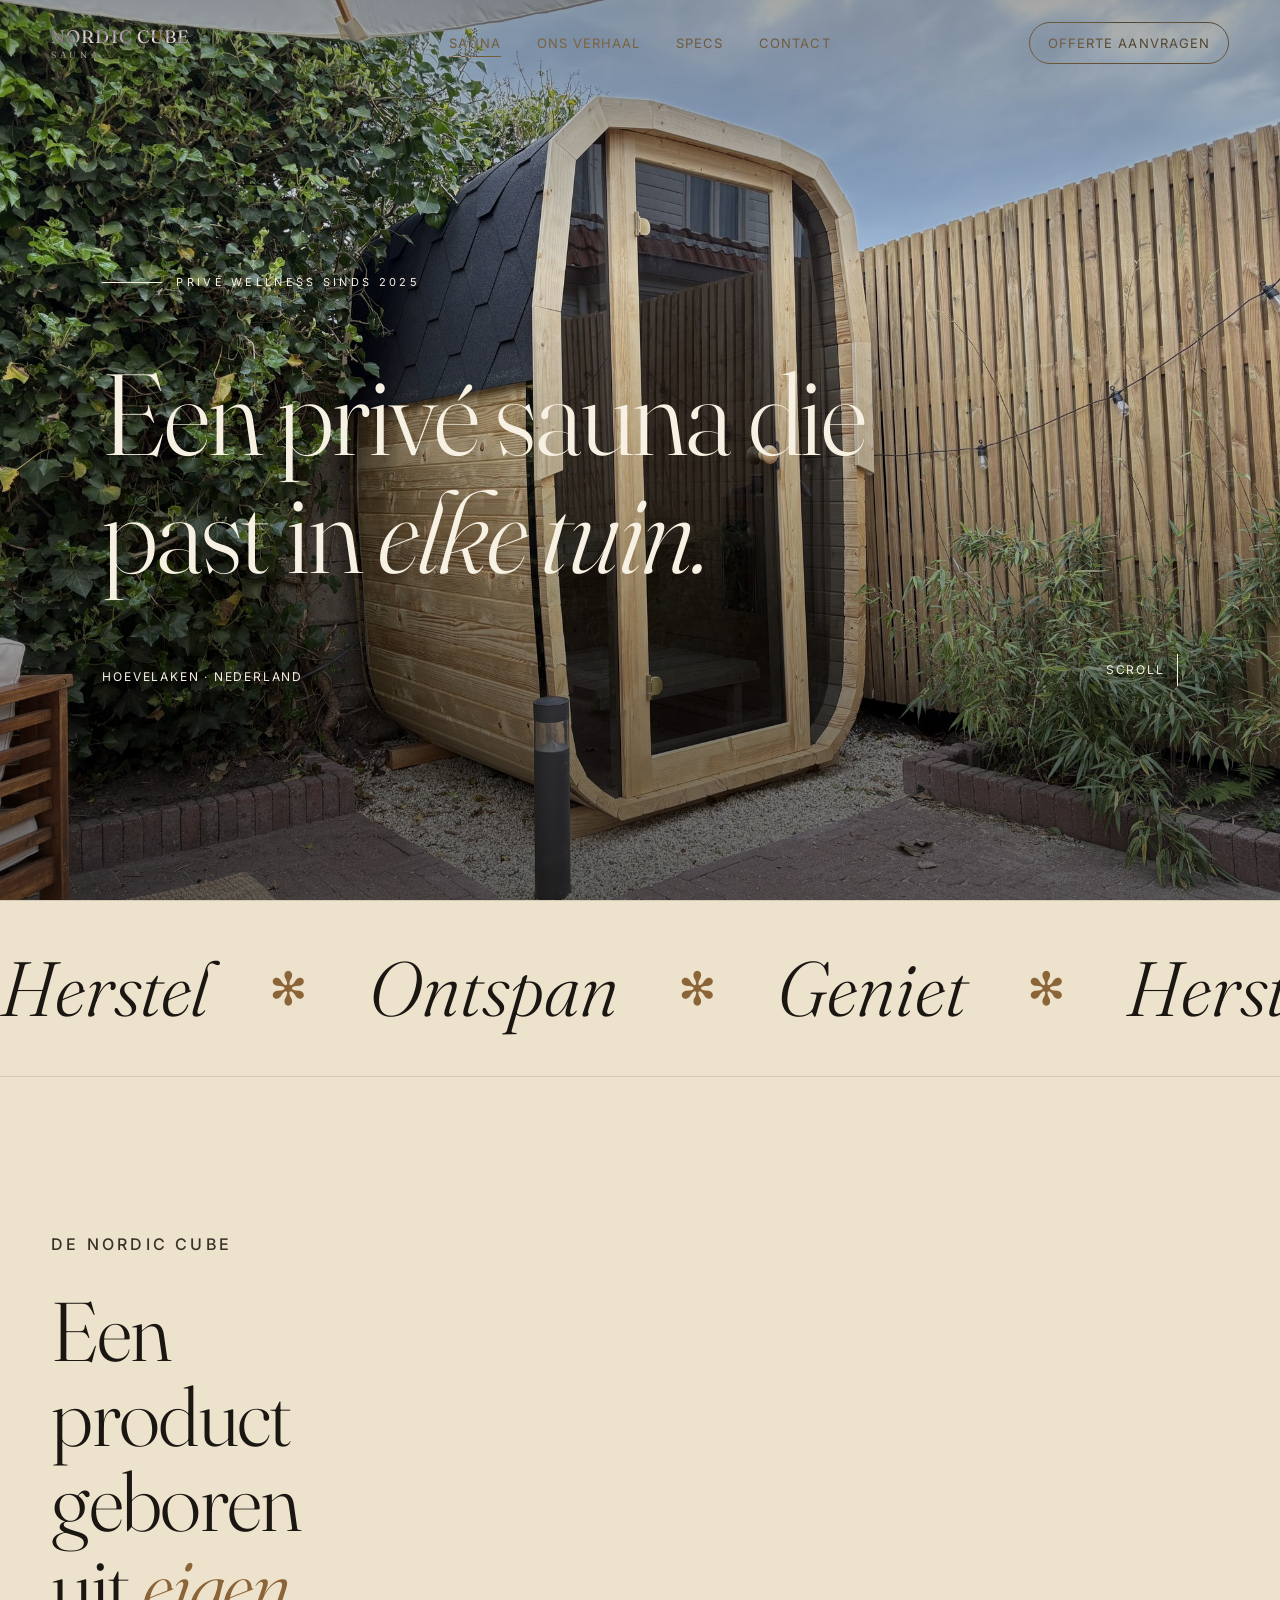
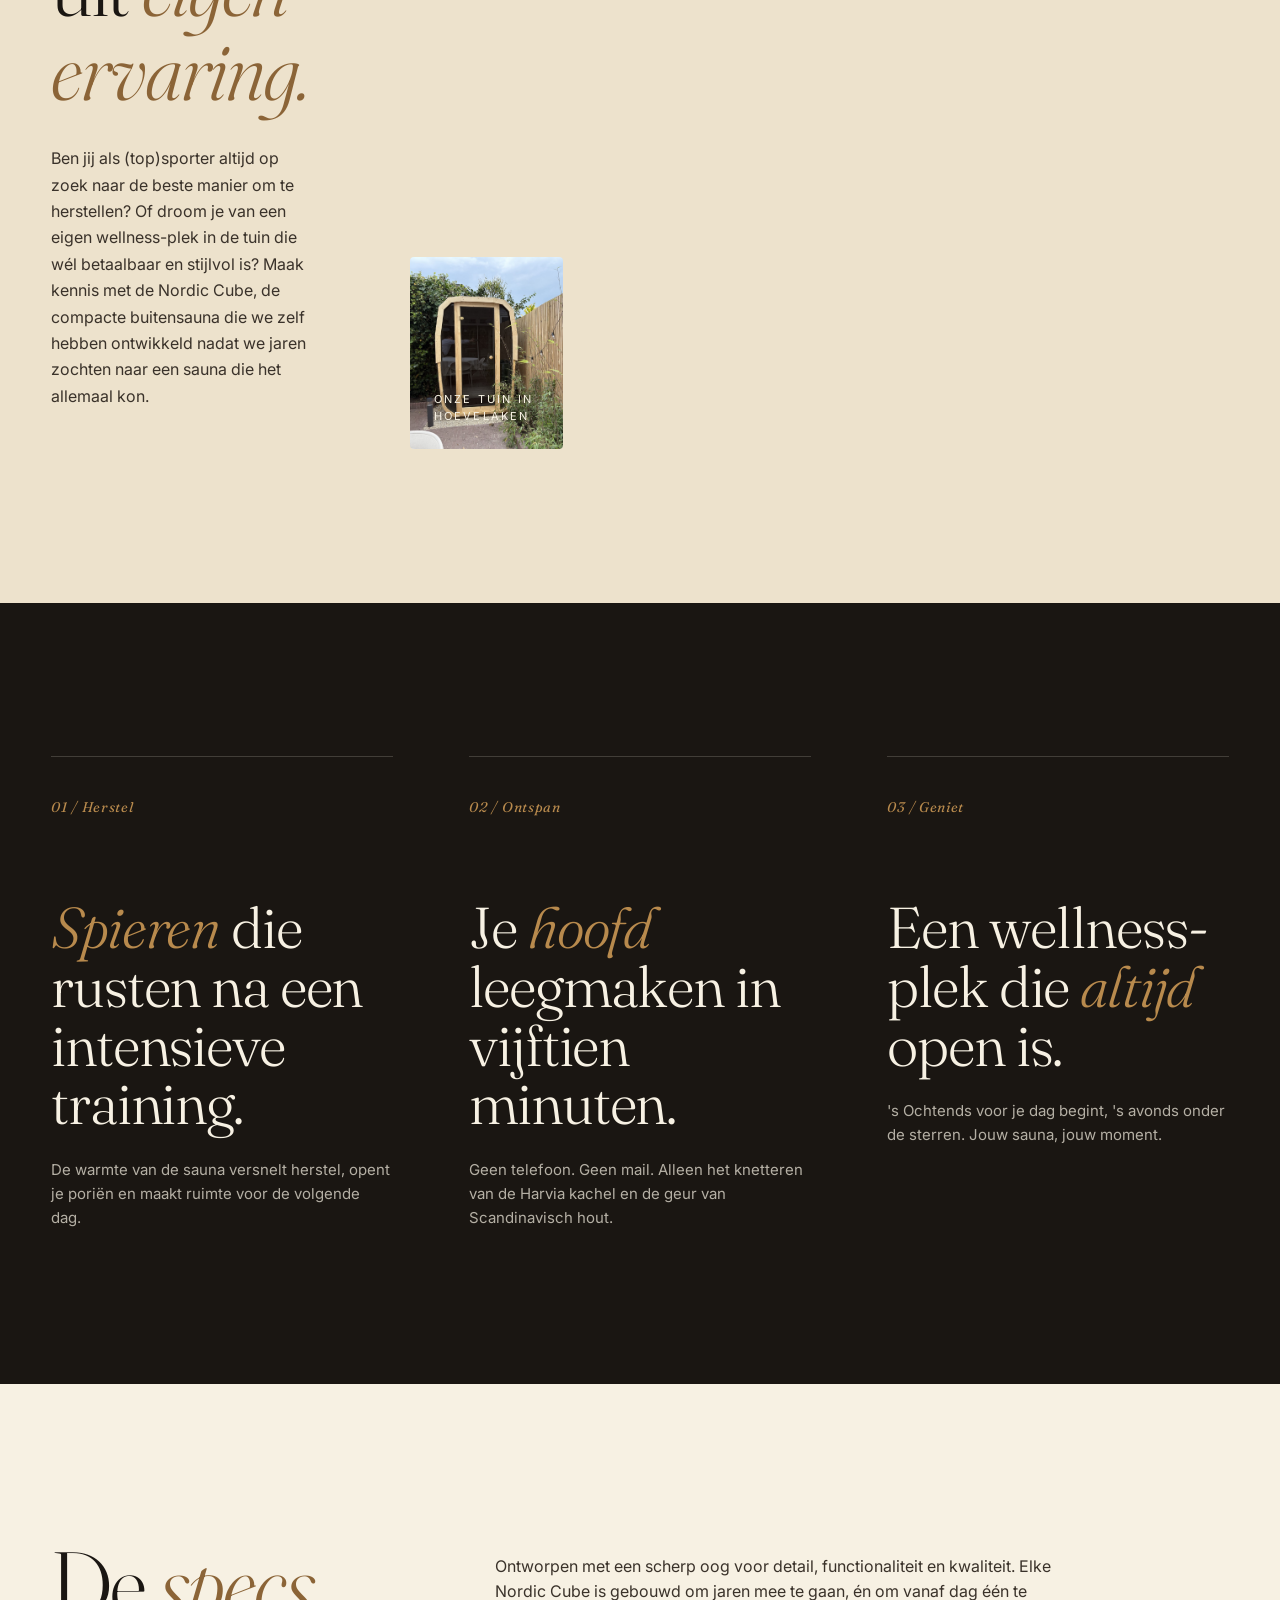
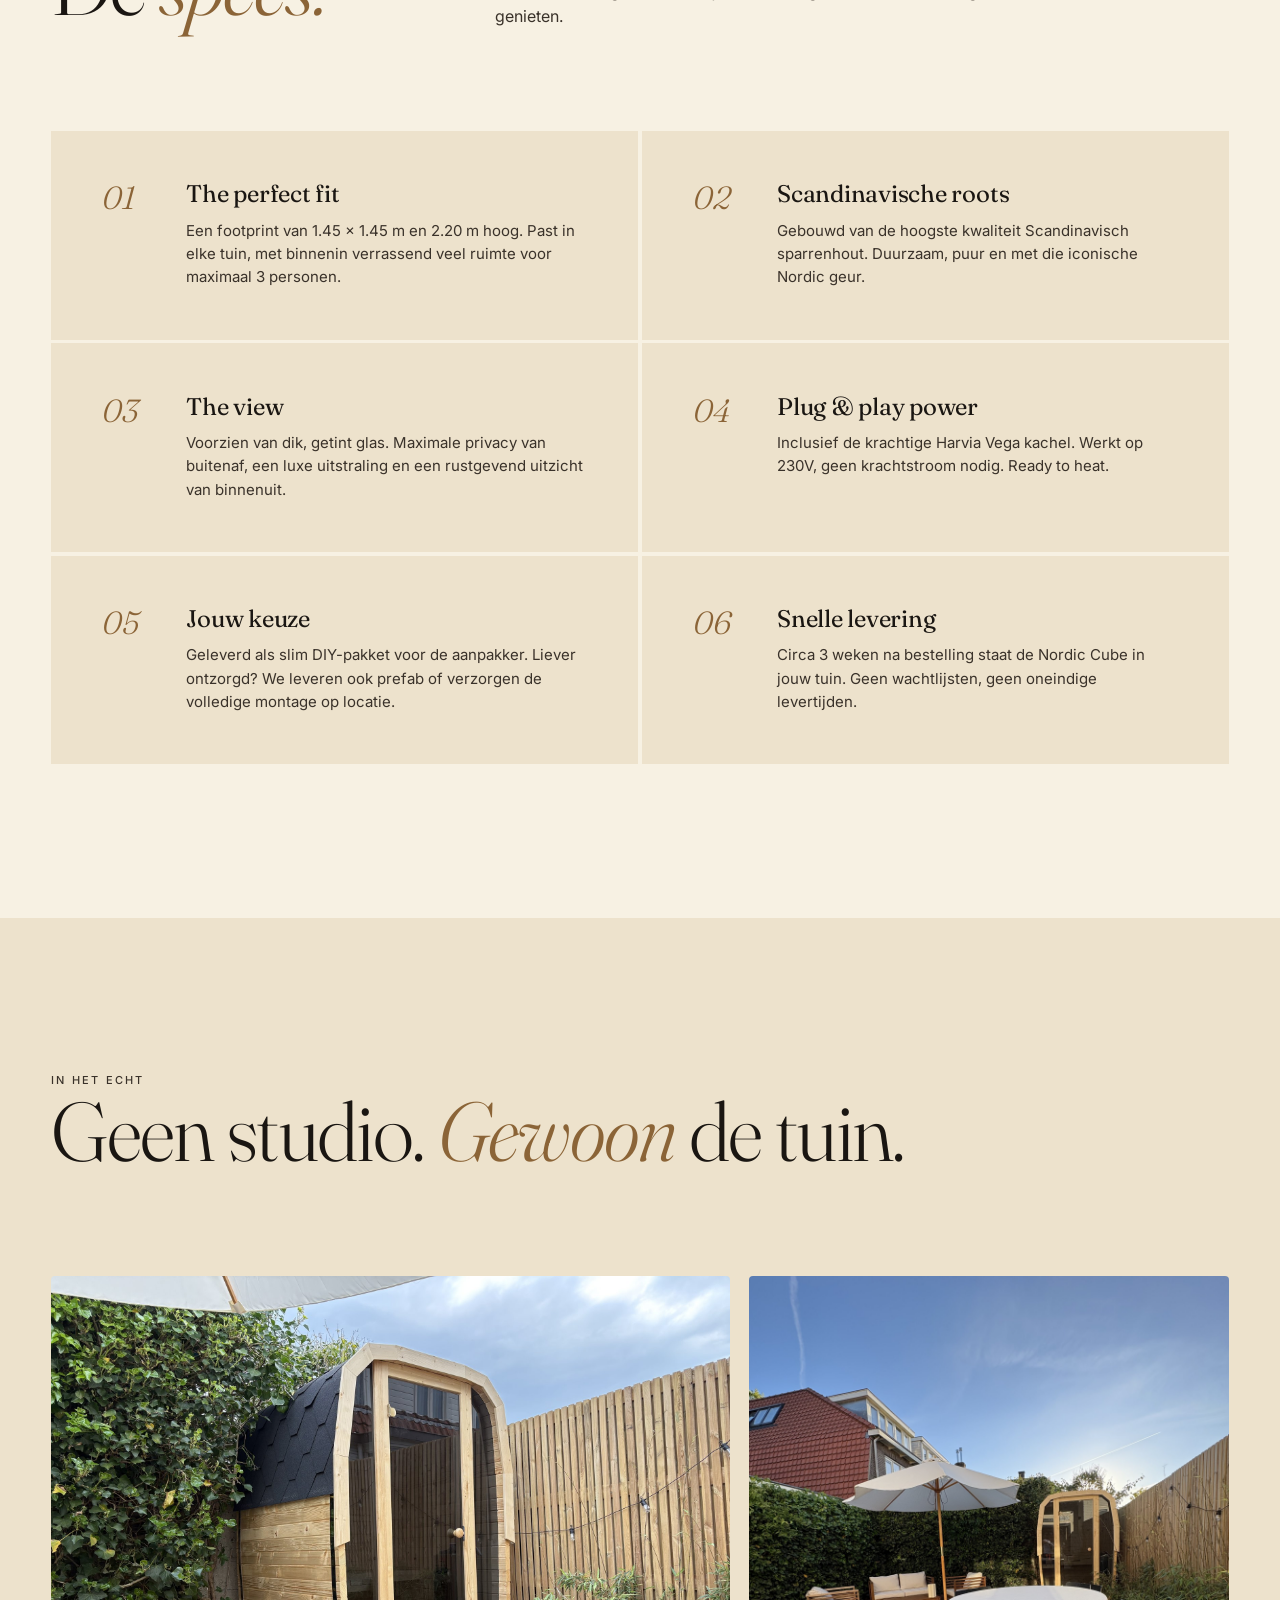
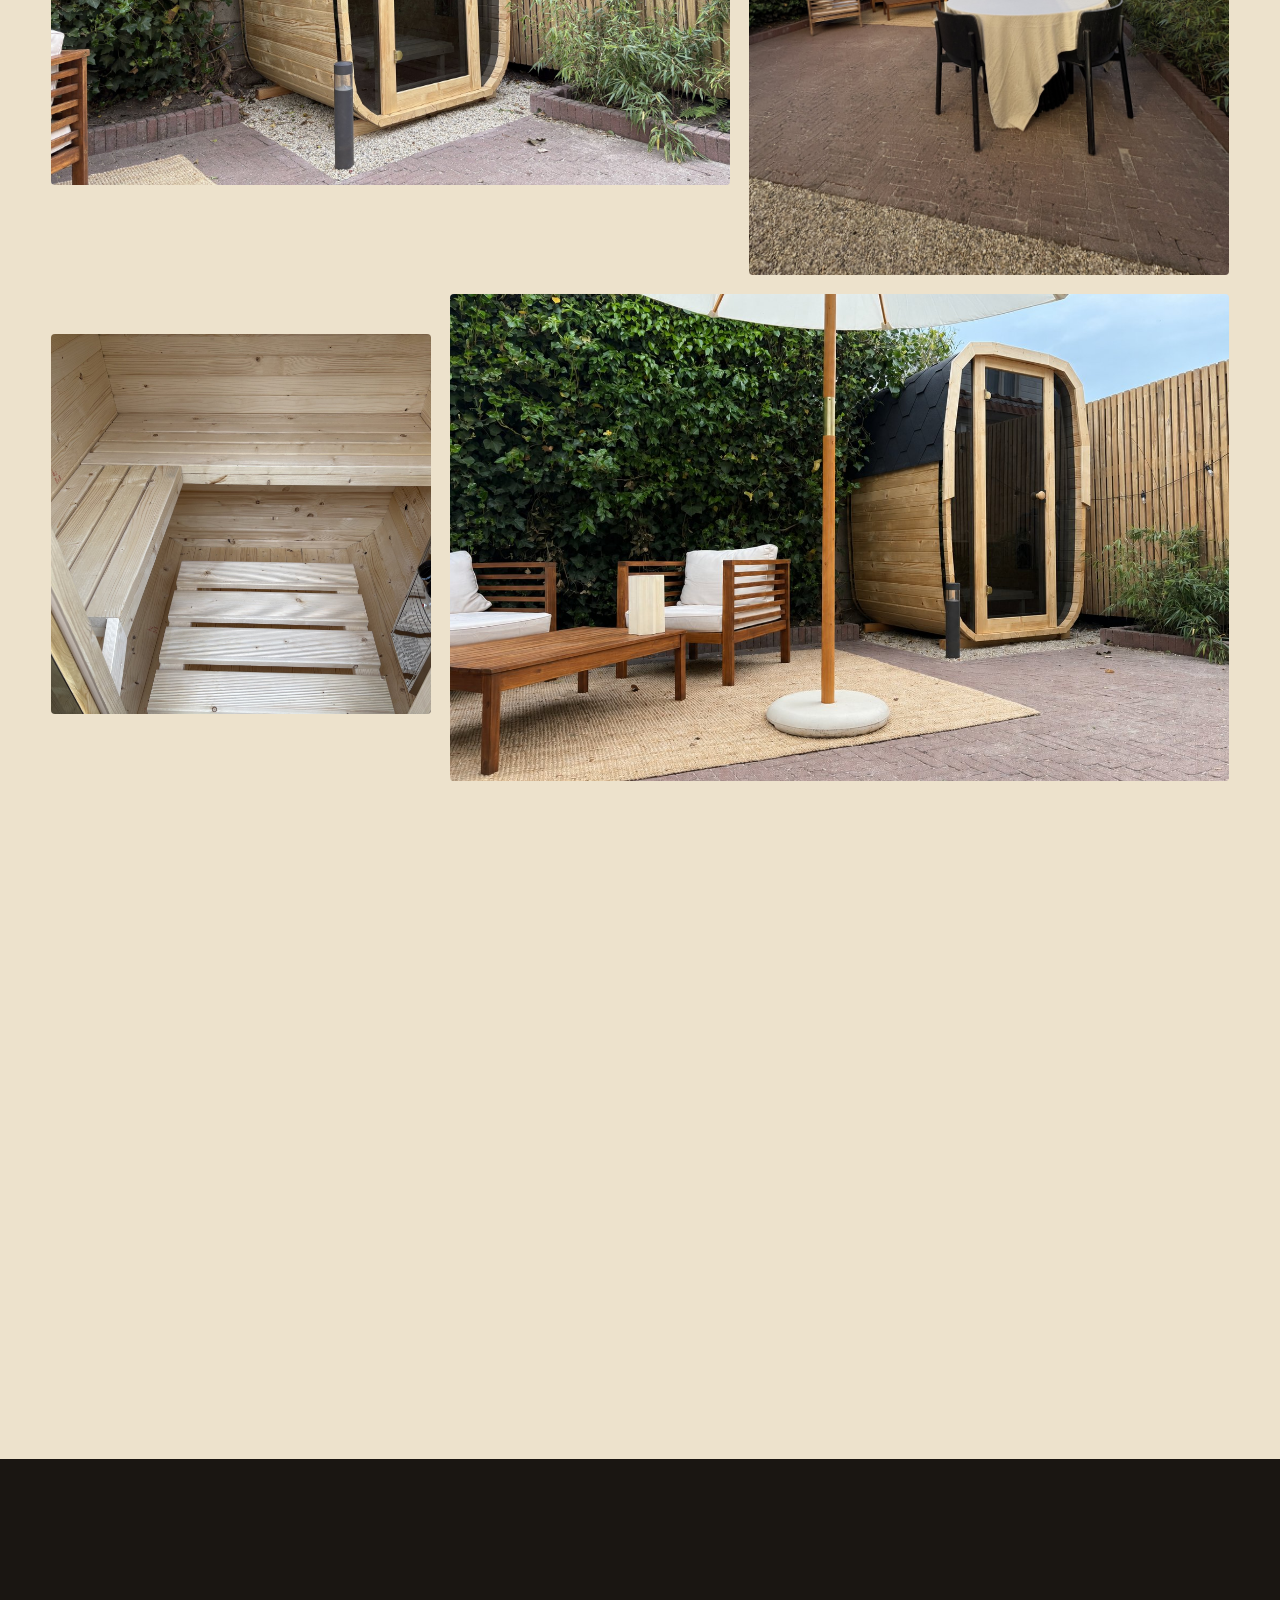
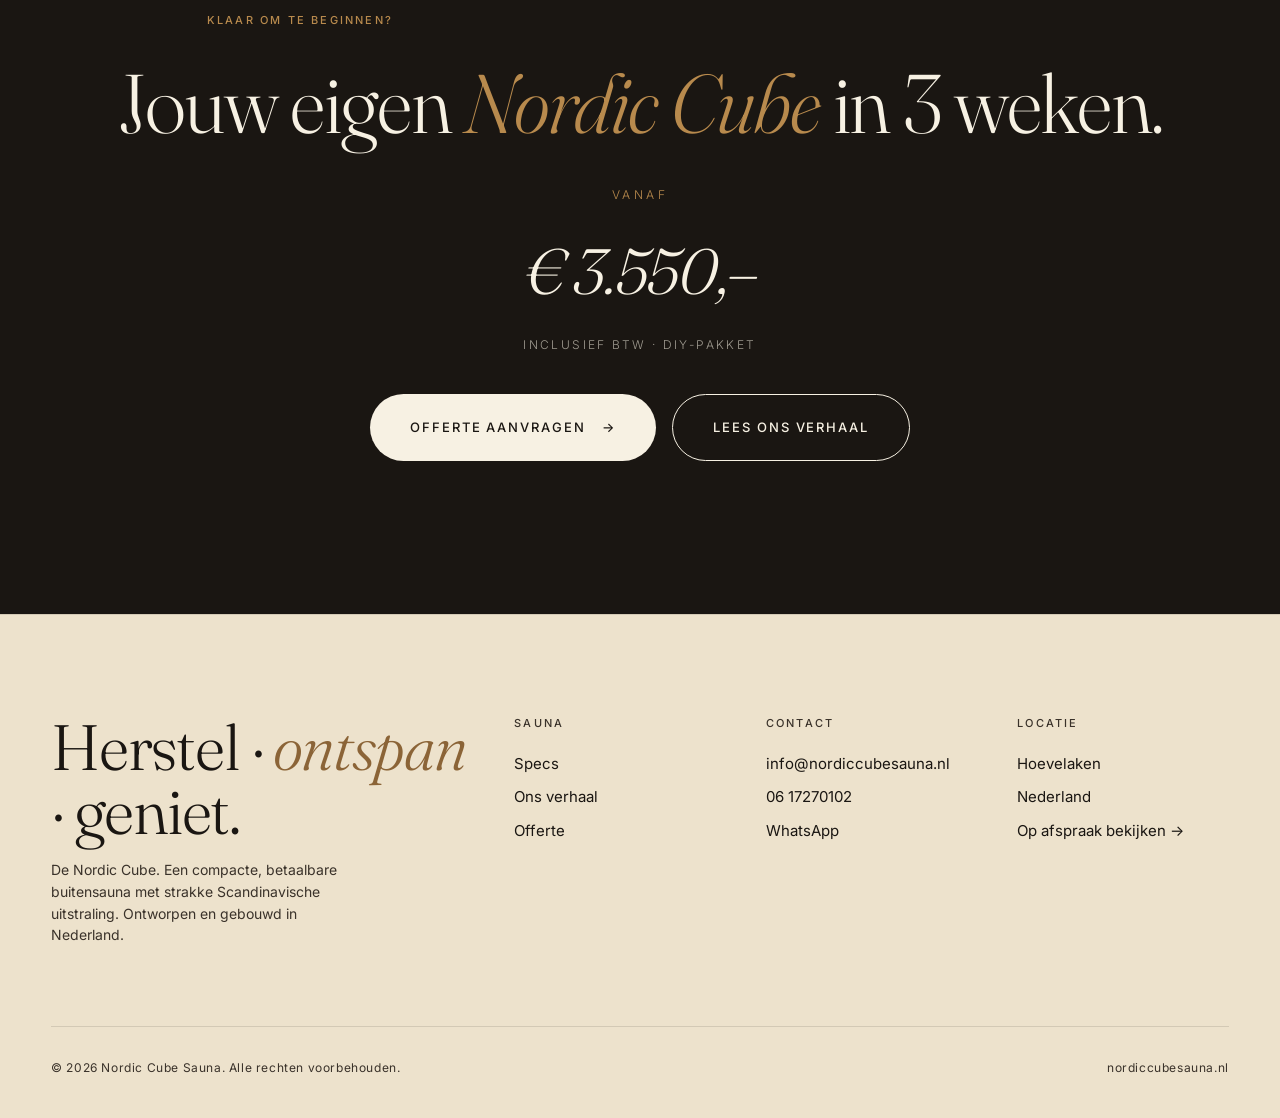
<file: site/index.html>
<!DOCTYPE html>
<!-- nordiccubesauna.nl -->
<html lang="nl">
<head>
  <meta charset="UTF-8" />
  <meta name="viewport" content="width=device-width, initial-scale=1.0" />
  <title>Nordic Cube Sauna | herstel · ontspan · geniet</title>
  <meta name="description" content="De Nordic Cube is een compacte, betaalbare buitensauna met strakke Scandinavische uitstraling. Past in elke tuin, biedt ruimte voor 3 personen, geleverd in 3 weken." />
  <meta name="theme-color" content="#ede2cc" />
  <link rel="icon" href="images/logo.png" type="image/png" />
  <link rel="apple-touch-icon" href="images/logo.png" />

  <link rel="preconnect" href="https://fonts.googleapis.com" />
  <link rel="preconnect" href="https://fonts.gstatic.com" crossorigin />
  <link href="https://fonts.googleapis.com/css2?family=Fraunces:ital,opsz,wght@0,9..144,300;0,9..144,400;0,9..144,500;1,9..144,300;1,9..144,400&family=Inter:wght@400;500;600&display=swap" rel="stylesheet" />

  <link rel="stylesheet" href="css/style.css" />

  <!-- Open Graph -->
  <meta property="og:title" content="Nordic Cube Sauna" />
  <meta property="og:description" content="Een compacte, betaalbare buitensauna met Scandinavische uitstraling. Past in elke tuin." />
  <meta property="og:image" content="images/sauna-voorkant.jpg" />
  <meta property="og:type" content="website" />
  <meta property="og:url" content="https://nordiccubesauna.nl/" />
</head>
<body>

  <div class="loader" aria-hidden="true">
    <img src="images/logo.png" alt="" />
  </div>

  <header class="site-header">
    <a href="index.html" class="brand" aria-label="Nordic Cube home">
      Nordic Cube
      <span>Sauna</span>
    </a>
    <nav class="nav" aria-label="Hoofdnavigatie">
      <a href="index.html" class="active">Sauna</a>
      <a href="verhaal.html">Ons verhaal</a>
      <a href="index.html#specs">Specs</a>
      <a href="index.html#contact">Contact</a>
    </nav>
    <a href="offerte.html" class="header-cta">Offerte aanvragen</a>
    <button class="menu-toggle" aria-label="Menu openen"></button>
  </header>

  <nav class="mobile-menu" aria-label="Mobiel menu">
    <a href="index.html">Sauna</a>
    <a href="verhaal.html">Ons verhaal</a>
    <a href="index.html#specs">Specs</a>
    <a href="offerte.html">Offerte aanvragen</a>
  </nav>

  <!-- HERO -->
  <section class="hero">
    <div class="hero-media">
      <img src="images/sauna-voorkant.jpg" alt="Nordic Cube sauna in de tuin" />
    </div>
    <div class="hero-content">
      <span class="hero-tag">Privé wellness sinds 2025</span>
      <h1 class="serif">Een privé sauna die past in <em>elke tuin.</em></h1>
      <div class="hero-meta">
        <span>Hoevelaken · Nederland</span>
        <span class="scroll-cue">Scroll</span>
      </div>
    </div>
  </section>

  <!-- MARQUEE -->
  <div class="marquee" aria-hidden="true">
    <div class="marquee-track">
      <span>Herstel</span><span>Ontspan</span><span>Geniet</span>
      <span>Herstel</span><span>Ontspan</span><span>Geniet</span>
      <span>Herstel</span><span>Ontspan</span><span>Geniet</span>
      <span>Herstel</span><span>Ontspan</span><span>Geniet</span>
    </div>
  </div>

  <!-- INTRO -->
  <section class="intro" id="introductie">
    <div class="section-inner intro reveal">
      <div class="intro-text">
        <p class="eyebrow">De Nordic Cube</p>
        <h2 class="serif">Een product geboren uit <em>eigen ervaring.</em></h2>
        <p>
          Ben jij als (top)sporter altijd op zoek naar de beste manier om te herstellen?
          Of droom je van een eigen wellness-plek in de tuin die wél betaalbaar en stijlvol is?
          Maak kennis met de Nordic Cube, de compacte buitensauna die we zelf hebben ontwikkeld
          nadat we jaren zochten naar een sauna die het allemaal kon.
        </p>
      </div>
      <div class="intro-media">
        <img src="images/sauna-deur.jpg" alt="Nordic Cube sauna van voren" />
        <span class="intro-caption">Onze tuin in Hoevelaken</span>
      </div>
    </div>
  </section>

  <!-- PILLARS -->
  <section class="pillars">
    <div class="section-inner">
      <div class="pillar reveal">
        <div class="pillar-num">01 / Herstel</div>
        <h3 class="serif"><em>Spieren</em> die rusten na een intensieve training.</h3>
        <p>De warmte van de sauna versnelt herstel, opent je poriën en maakt ruimte voor de volgende dag.</p>
      </div>
      <div class="pillar reveal delay-1">
        <div class="pillar-num">02 / Ontspan</div>
        <h3 class="serif">Je <em>hoofd</em> leegmaken in vijftien minuten.</h3>
        <p>Geen telefoon. Geen mail. Alleen het knetteren van de Harvia kachel en de geur van Scandinavisch hout.</p>
      </div>
      <div class="pillar reveal delay-2">
        <div class="pillar-num">03 / Geniet</div>
        <h3 class="serif">Een wellness-plek die <em>altijd</em> open is.</h3>
        <p>'s Ochtends voor je dag begint, 's avonds onder de sterren. Jouw sauna, jouw moment.</p>
      </div>
    </div>
  </section>

  <!-- SPECS -->
  <section class="specs" id="specs">
    <div class="section-inner">
      <div class="specs-header reveal">
        <h2 class="serif">De <em>specs.</em></h2>
        <p>
          Ontworpen met een scherp oog voor detail, functionaliteit en kwaliteit. Elke
          Nordic Cube is gebouwd om jaren mee te gaan, én om vanaf dag één te genieten.
        </p>
      </div>
      <div class="specs-grid">
        <div class="spec reveal">
          <div class="spec-num">01</div>
          <div>
            <h3 class="spec-title serif">The perfect fit</h3>
            <p class="spec-text">Een footprint van 1.45 × 1.45 m en 2.20 m hoog. Past in elke tuin, met binnenin verrassend veel ruimte voor maximaal 3 personen.</p>
          </div>
        </div>
        <div class="spec reveal delay-1">
          <div class="spec-num">02</div>
          <div>
            <h3 class="spec-title serif">Scandinavische roots</h3>
            <p class="spec-text">Gebouwd van de hoogste kwaliteit Scandinavisch sparrenhout. Duurzaam, puur en met die iconische Nordic geur.</p>
          </div>
        </div>
        <div class="spec reveal">
          <div class="spec-num">03</div>
          <div>
            <h3 class="spec-title serif">The view</h3>
            <p class="spec-text">Voorzien van dik, getint glas. Maximale privacy van buitenaf, een luxe uitstraling en een rustgevend uitzicht van binnenuit.</p>
          </div>
        </div>
        <div class="spec reveal delay-1">
          <div class="spec-num">04</div>
          <div>
            <h3 class="spec-title serif">Plug &amp; play power</h3>
            <p class="spec-text">Inclusief de krachtige Harvia Vega kachel. Werkt op 230V, geen krachtstroom nodig. Ready to heat.</p>
          </div>
        </div>
        <div class="spec reveal">
          <div class="spec-num">05</div>
          <div>
            <h3 class="spec-title serif">Jouw keuze</h3>
            <p class="spec-text">Geleverd als slim DIY-pakket voor de aanpakker. Liever ontzorgd? We leveren ook prefab of verzorgen de volledige montage op locatie.</p>
          </div>
        </div>
        <div class="spec reveal delay-1">
          <div class="spec-num">06</div>
          <div>
            <h3 class="spec-title serif">Snelle levering</h3>
            <p class="spec-text">Circa 3 weken na bestelling staat de Nordic Cube in jouw tuin. Geen wachtlijsten, geen oneindige levertijden.</p>
          </div>
        </div>
      </div>
    </div>
  </section>

  <!-- GALLERY -->
  <section class="gallery">
    <div class="section-inner">
      <div class="gallery-header reveal">
        <p class="eyebrow">In het echt</p>
        <h2 class="serif">Geen studio. <em>Gewoon</em> de tuin.</h2>
      </div>
      <div class="gallery-grid">
        <div class="g-img g-1 reveal"><img src="images/sauna-voorkant.jpg" alt="Nordic Cube sauna voorkant" loading="lazy" /></div>
        <div class="g-img g-2 reveal delay-1"><img src="images/sauna-tuin-zonnig.jpg" alt="Sauna in zonnige tuin met terras" loading="lazy" /></div>
        <div class="g-img g-3 reveal"><img src="images/sauna-interieur.jpg" alt="Interieur van de Nordic Cube met Harvia kachel" loading="lazy" /></div>
        <div class="g-img g-4 reveal delay-1"><img src="images/tuin-sauna.jpg" alt="Sauna naast loungehoek in de tuin" loading="lazy" /></div>
        <div class="g-img g-5 reveal"><img src="images/sauna-avond.jpg" alt="Nordic Cube sauna in de avond, warm verlicht" loading="lazy" /></div>
      </div>
    </div>
  </section>

  <!-- CTA -->
  <section class="cta" id="contact">
    <div class="section-inner reveal">
      <p class="eyebrow">Klaar om te beginnen?</p>
      <h2 class="serif">Jouw eigen <em>Nordic Cube</em> in 3 weken.</h2>
      <div class="cta-price">
        <span class="cta-price-from">vanaf</span>
        € 3.550,–
        <span class="cta-price-note">inclusief BTW · DIY-pakket</span>
      </div>
      <div style="display:flex; gap:16px; justify-content:center; flex-wrap:wrap; margin-top:20px;">
        <a href="offerte.html" class="btn-primary">
          <span>Offerte aanvragen</span>
          <span class="arrow">→</span>
        </a>
        <a href="verhaal.html" class="btn-ghost dark">
          <span>Lees ons verhaal</span>
        </a>
      </div>
    </div>
  </section>

  <!-- FOOTER -->
  <footer class="site-footer">
    <div class="footer-grid">
      <div class="footer-brand">
        <h3 class="serif">Herstel · <em>ontspan</em> · geniet.</h3>
        <p>De Nordic Cube. Een compacte, betaalbare buitensauna met strakke Scandinavische uitstraling. Ontworpen en gebouwd in Nederland.</p>
      </div>
      <div class="footer-col">
        <h4>Sauna</h4>
        <ul>
          <li><a href="index.html#specs">Specs</a></li>
          <li><a href="verhaal.html">Ons verhaal</a></li>
          <li><a href="offerte.html">Offerte</a></li>
        </ul>
      </div>
      <div class="footer-col">
        <h4>Contact</h4>
        <ul>
          <li><a href="mailto:info@nordiccubesauna.nl">info@nordiccubesauna.nl</a></li>
          <li><a href="tel:+31617270102">06 17270102</a></li>
          <li><a href="https://wa.me/31617270102" target="_blank" rel="noopener">WhatsApp</a></li>
        </ul>
      </div>
      <div class="footer-col">
        <h4>Locatie</h4>
        <ul>
          <li>Hoevelaken</li>
          <li>Nederland</li>
          <li><a href="offerte.html">Op afspraak bekijken →</a></li>
        </ul>
      </div>
    </div>
    <div class="footer-bottom">
      <span>© <span id="year">2026</span> Nordic Cube Sauna. Alle rechten voorbehouden.</span>
      <span>nordiccubesauna.nl</span>
    </div>
  </footer>

  <script src="js/main.js" defer></script>
  <script>document.getElementById("year").textContent = new Date().getFullYear();</script>
</body>
</html>
</file>
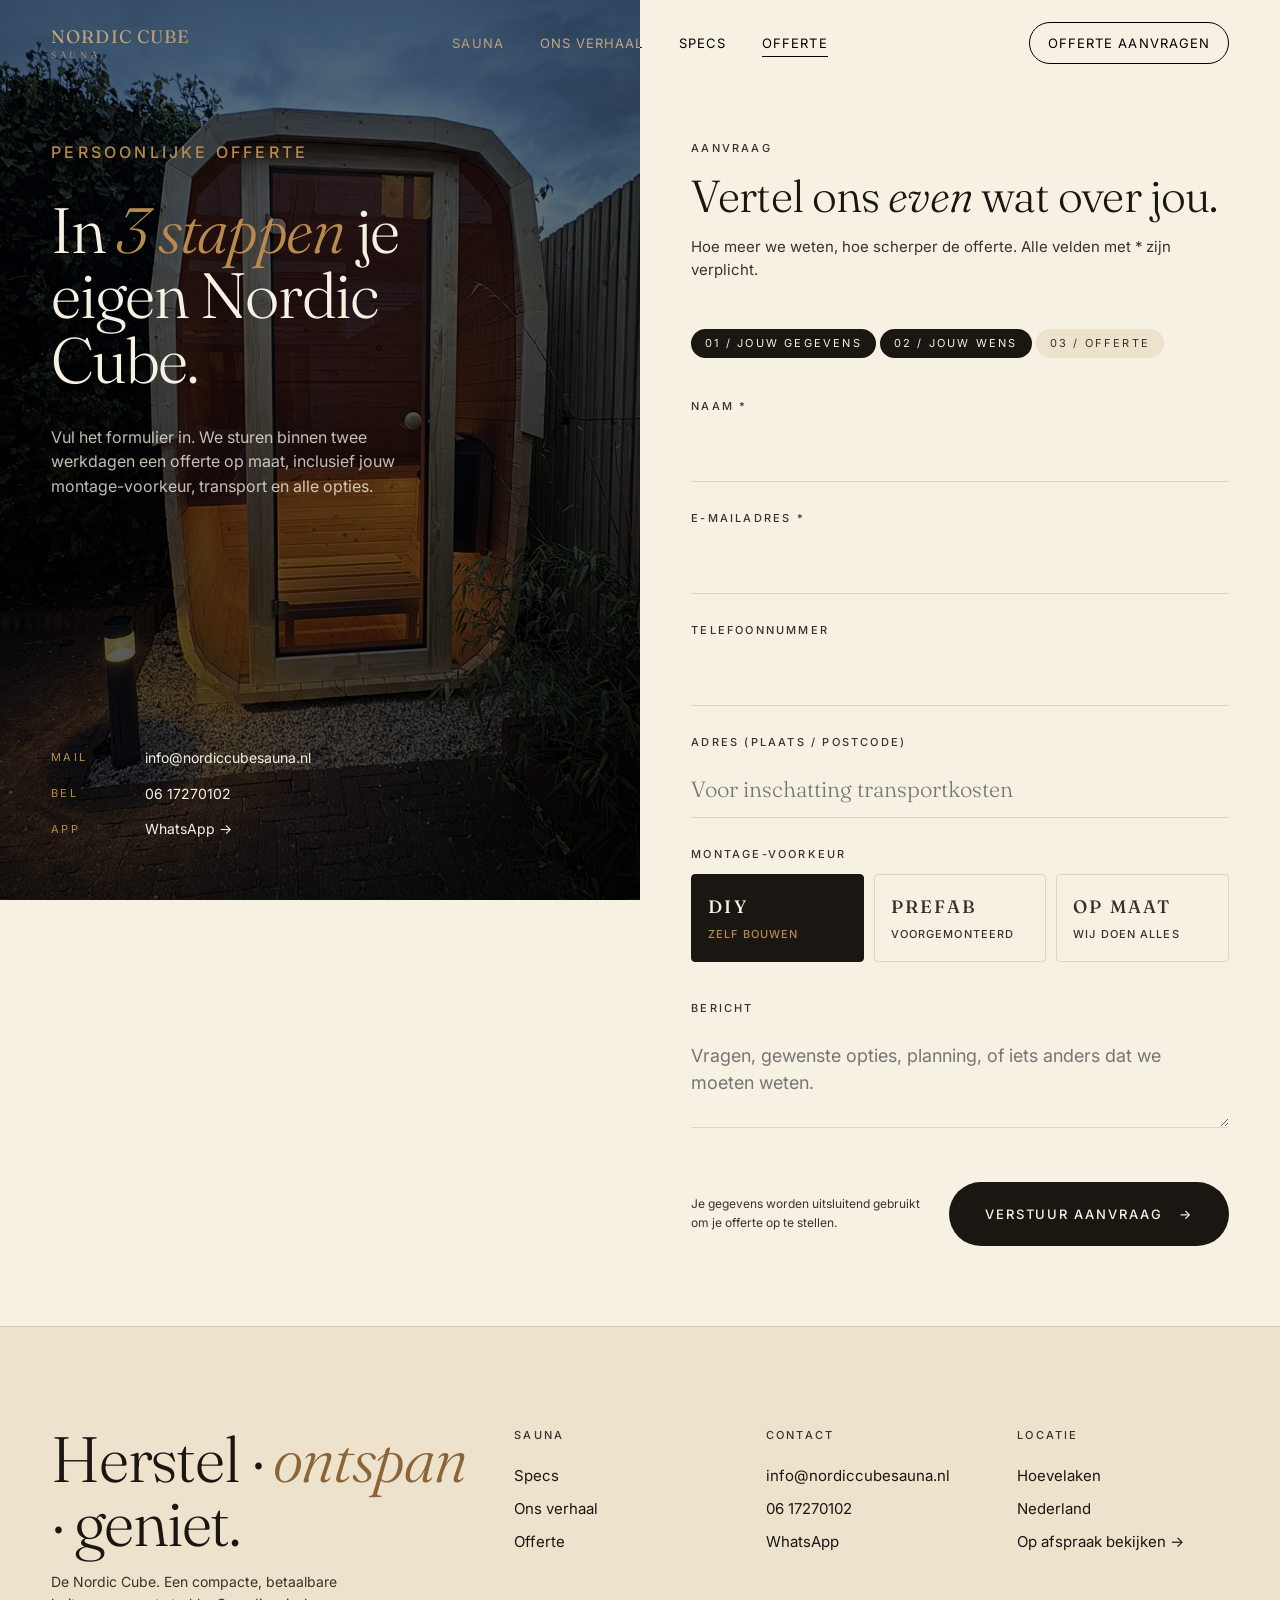
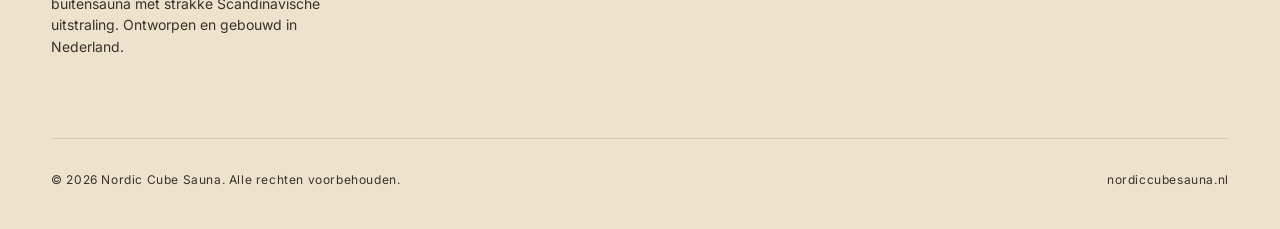
<file: site/offerte.html>
<!DOCTYPE html>
<html lang="nl">
<head>
  <meta charset="UTF-8" />
  <meta name="viewport" content="width=device-width, initial-scale=1.0" />
  <title>Offerte aanvragen | Nordic Cube Sauna</title>
  <meta name="description" content="Vraag een vrijblijvende offerte aan voor jouw Nordic Cube sauna. We sturen je binnen 2 werkdagen een persoonlijk voorstel." />
  <meta name="theme-color" content="#1a1612" />
  <link rel="icon" href="images/logo.png" type="image/png" />

  <link rel="preconnect" href="https://fonts.googleapis.com" />
  <link rel="preconnect" href="https://fonts.gstatic.com" crossorigin />
  <link href="https://fonts.googleapis.com/css2?family=Fraunces:ital,opsz,wght@0,9..144,300;0,9..144,400;0,9..144,500;1,9..144,300;1,9..144,400&family=Inter:wght@400;500;600&display=swap" rel="stylesheet" />

  <link rel="stylesheet" href="css/style.css" />
</head>
<body>

  <div class="loader" aria-hidden="true">
    <img src="images/logo.png" alt="" />
  </div>

  <header class="site-header">
    <a href="index.html" class="brand">
      Nordic Cube
      <span>Sauna</span>
    </a>
    <nav class="nav" aria-label="Hoofdnavigatie">
      <a href="index.html">Sauna</a>
      <a href="verhaal.html">Ons verhaal</a>
      <a href="index.html#specs">Specs</a>
      <a href="offerte.html" class="active">Offerte</a>
    </nav>
    <a href="offerte.html" class="header-cta">Offerte aanvragen</a>
    <button class="menu-toggle" aria-label="Menu openen"></button>
  </header>

  <nav class="mobile-menu" aria-label="Mobiel menu">
    <a href="index.html">Sauna</a>
    <a href="verhaal.html">Ons verhaal</a>
    <a href="index.html#specs">Specs</a>
    <a href="offerte.html">Offerte aanvragen</a>
  </nav>

  <main class="quote-page">
    <div class="quote-grid">

      <!-- Left: visual + contact info -->
      <aside class="quote-aside">
        <div class="quote-aside-content">
          <div>
            <p class="eyebrow">Persoonlijke offerte</p>
            <h1 class="serif">In <em>3 stappen</em> je eigen Nordic Cube.</h1>
            <p>Vul het formulier in. We sturen binnen twee werkdagen een offerte op maat, inclusief jouw montage-voorkeur, transport en alle opties.</p>
          </div>
          <div class="quote-aside-contact">
            <a href="mailto:info@nordiccubesauna.nl">
              <span class="label">Mail</span>
              <span>info@nordiccubesauna.nl</span>
            </a>
            <a href="tel:+31617270102">
              <span class="label">Bel</span>
              <span>06 17270102</span>
            </a>
            <a href="https://wa.me/31617270102" target="_blank" rel="noopener">
              <span class="label">App</span>
              <span>WhatsApp →</span>
            </a>
          </div>
        </div>
      </aside>

      <!-- Right: form -->
      <section class="quote-form-wrap">
        <div class="form-intro">
          <p class="eyebrow">Aanvraag</p>
          <h2 class="serif">Vertel ons <em>even</em> wat over jou.</h2>
          <p>Hoe meer we weten, hoe scherper de offerte. Alle velden met * zijn verplicht.</p>
        </div>

        <div class="steps" aria-hidden="true">
          <span class="step active">01 / Jouw gegevens</span>
          <span class="step active">02 / Jouw wens</span>
          <span class="step">03 / Offerte</span>
        </div>

        <form id="offerte-form" novalidate>

          <div class="field">
            <label for="naam">Naam *</label>
            <input id="naam" name="naam" type="text" autocomplete="name" required />
          </div>

          <div class="field">
            <label for="email">E-mailadres *</label>
            <input id="email" name="email" type="email" autocomplete="email" required />
          </div>

          <div class="field">
            <label for="telefoon">Telefoonnummer</label>
            <input id="telefoon" name="telefoon" type="tel" autocomplete="tel" />
          </div>

          <div class="field">
            <label for="adres">Adres (plaats / postcode)</label>
            <input id="adres" name="adres" type="text" autocomplete="address-level2" placeholder="Voor inschatting transportkosten" />
          </div>

          <div class="field">
            <label>Montage-voorkeur</label>
            <div class="radio-group" role="radiogroup">
              <label class="radio-option">
                <input type="radio" name="montage" value="DIY-pakket" checked />
                <div class="ro-title">DIY</div>
                <div class="ro-desc">Zelf bouwen</div>
              </label>
              <label class="radio-option">
                <input type="radio" name="montage" value="Prefab" />
                <div class="ro-title">Prefab</div>
                <div class="ro-desc">Voorgemonteerd</div>
              </label>
              <label class="radio-option">
                <input type="radio" name="montage" value="Volledige montage op locatie" />
                <div class="ro-title">Op maat</div>
                <div class="ro-desc">Wij doen alles</div>
              </label>
            </div>
          </div>

          <div class="field">
            <label for="bericht">Bericht</label>
            <textarea id="bericht" name="bericht" placeholder="Vragen, gewenste opties, planning, of iets anders dat we moeten weten."></textarea>
          </div>

          <!-- honey -->
          <input type="text" name="bot-trap" style="position:absolute;left:-9999px" tabindex="-1" autocomplete="off" />

          <div class="submit-row">
            <p>Je gegevens worden uitsluitend gebruikt om je offerte op te stellen.</p>
            <button type="submit" class="btn-submit">
              <span>Verstuur aanvraag</span>
              <span class="arrow">→</span>
            </button>
          </div>

          <div class="form-message" role="status" aria-live="polite"></div>
        </form>
      </section>

    </div>
  </main>

  <!-- FOOTER -->
  <footer class="site-footer">
    <div class="footer-grid">
      <div class="footer-brand">
        <h3 class="serif">Herstel · <em>ontspan</em> · geniet.</h3>
        <p>De Nordic Cube. Een compacte, betaalbare buitensauna met strakke Scandinavische uitstraling. Ontworpen en gebouwd in Nederland.</p>
      </div>
      <div class="footer-col">
        <h4>Sauna</h4>
        <ul>
          <li><a href="index.html#specs">Specs</a></li>
          <li><a href="verhaal.html">Ons verhaal</a></li>
          <li><a href="offerte.html">Offerte</a></li>
        </ul>
      </div>
      <div class="footer-col">
        <h4>Contact</h4>
        <ul>
          <li><a href="mailto:info@nordiccubesauna.nl">info@nordiccubesauna.nl</a></li>
          <li><a href="tel:+31617270102">06 17270102</a></li>
          <li><a href="https://wa.me/31617270102" target="_blank" rel="noopener">WhatsApp</a></li>
        </ul>
      </div>
      <div class="footer-col">
        <h4>Locatie</h4>
        <ul>
          <li>Hoevelaken</li>
          <li>Nederland</li>
          <li><a href="offerte.html">Op afspraak bekijken →</a></li>
        </ul>
      </div>
    </div>
    <div class="footer-bottom">
      <span>© <span id="year">2026</span> Nordic Cube Sauna. Alle rechten voorbehouden.</span>
      <span>nordiccubesauna.nl</span>
    </div>
  </footer>

  <script src="js/main.js" defer></script>
  <script>document.getElementById("year").textContent = new Date().getFullYear();</script>
</body>
</html>
</file>
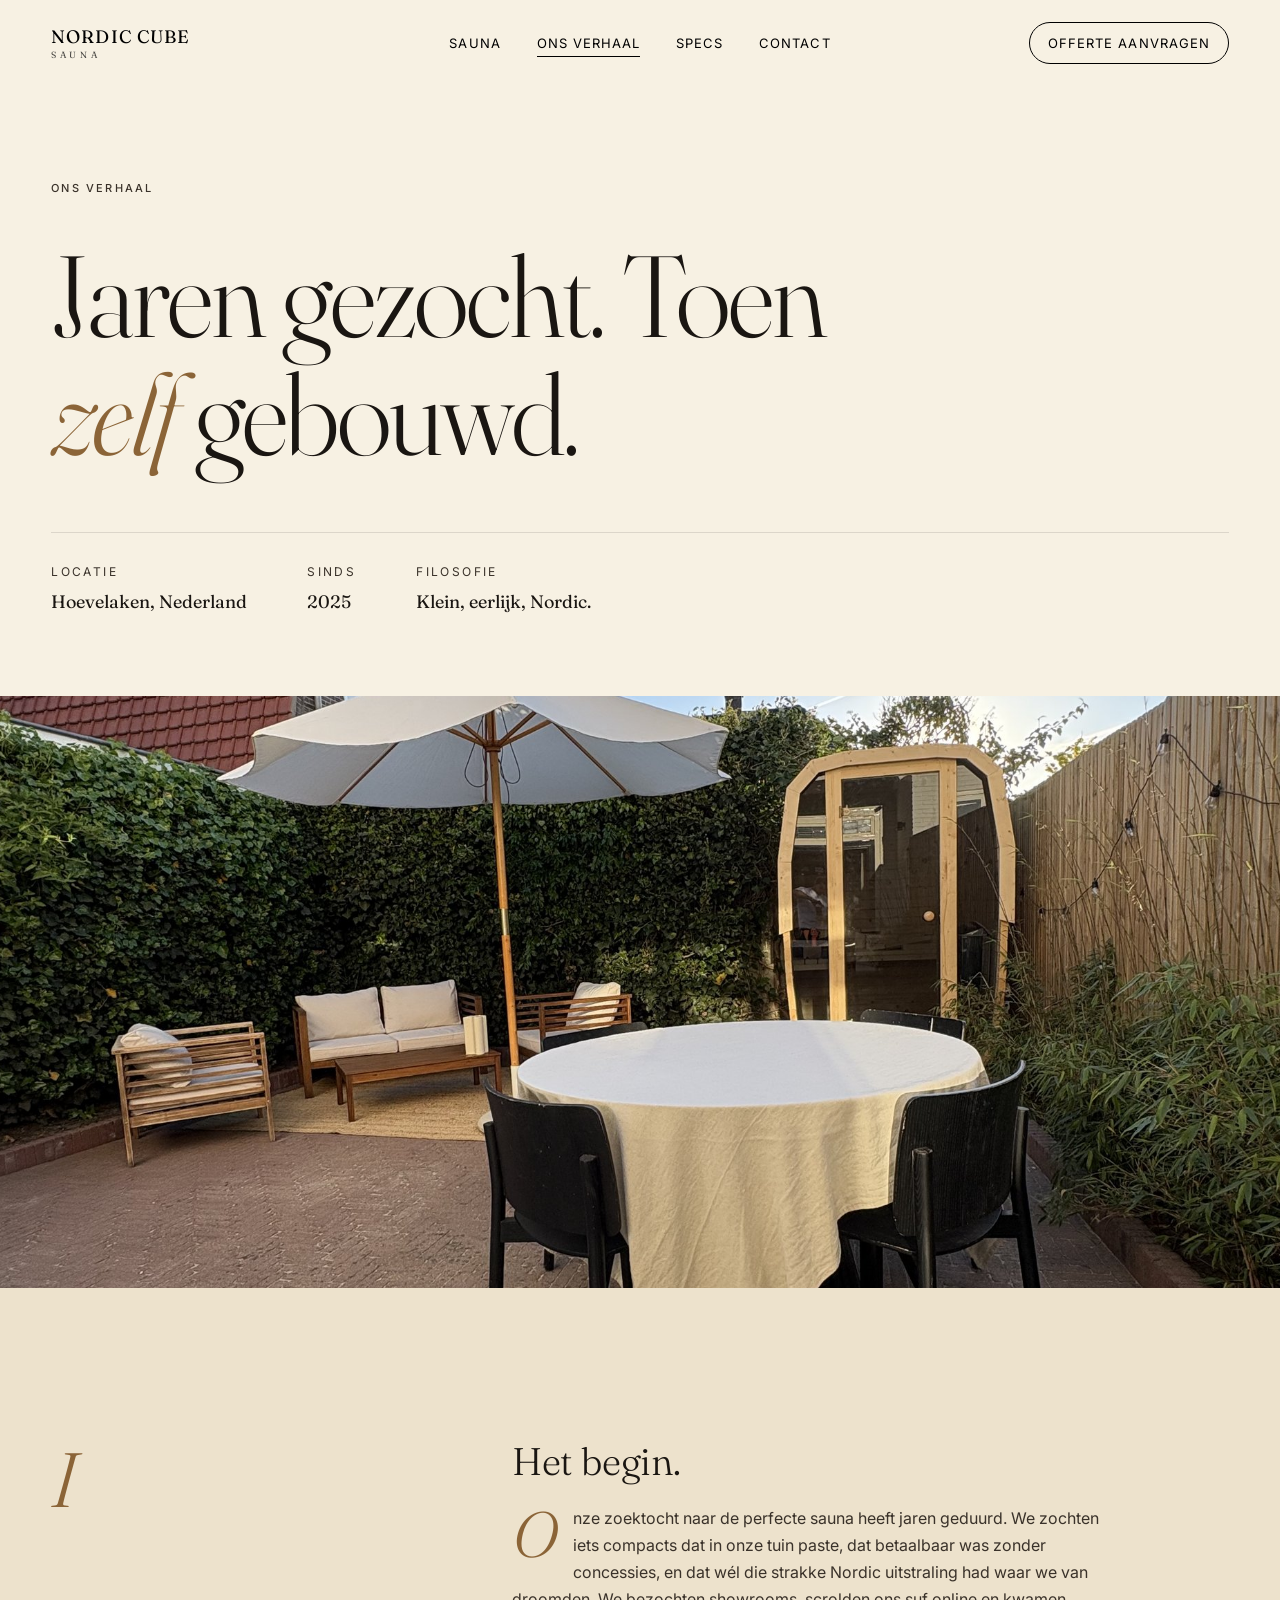
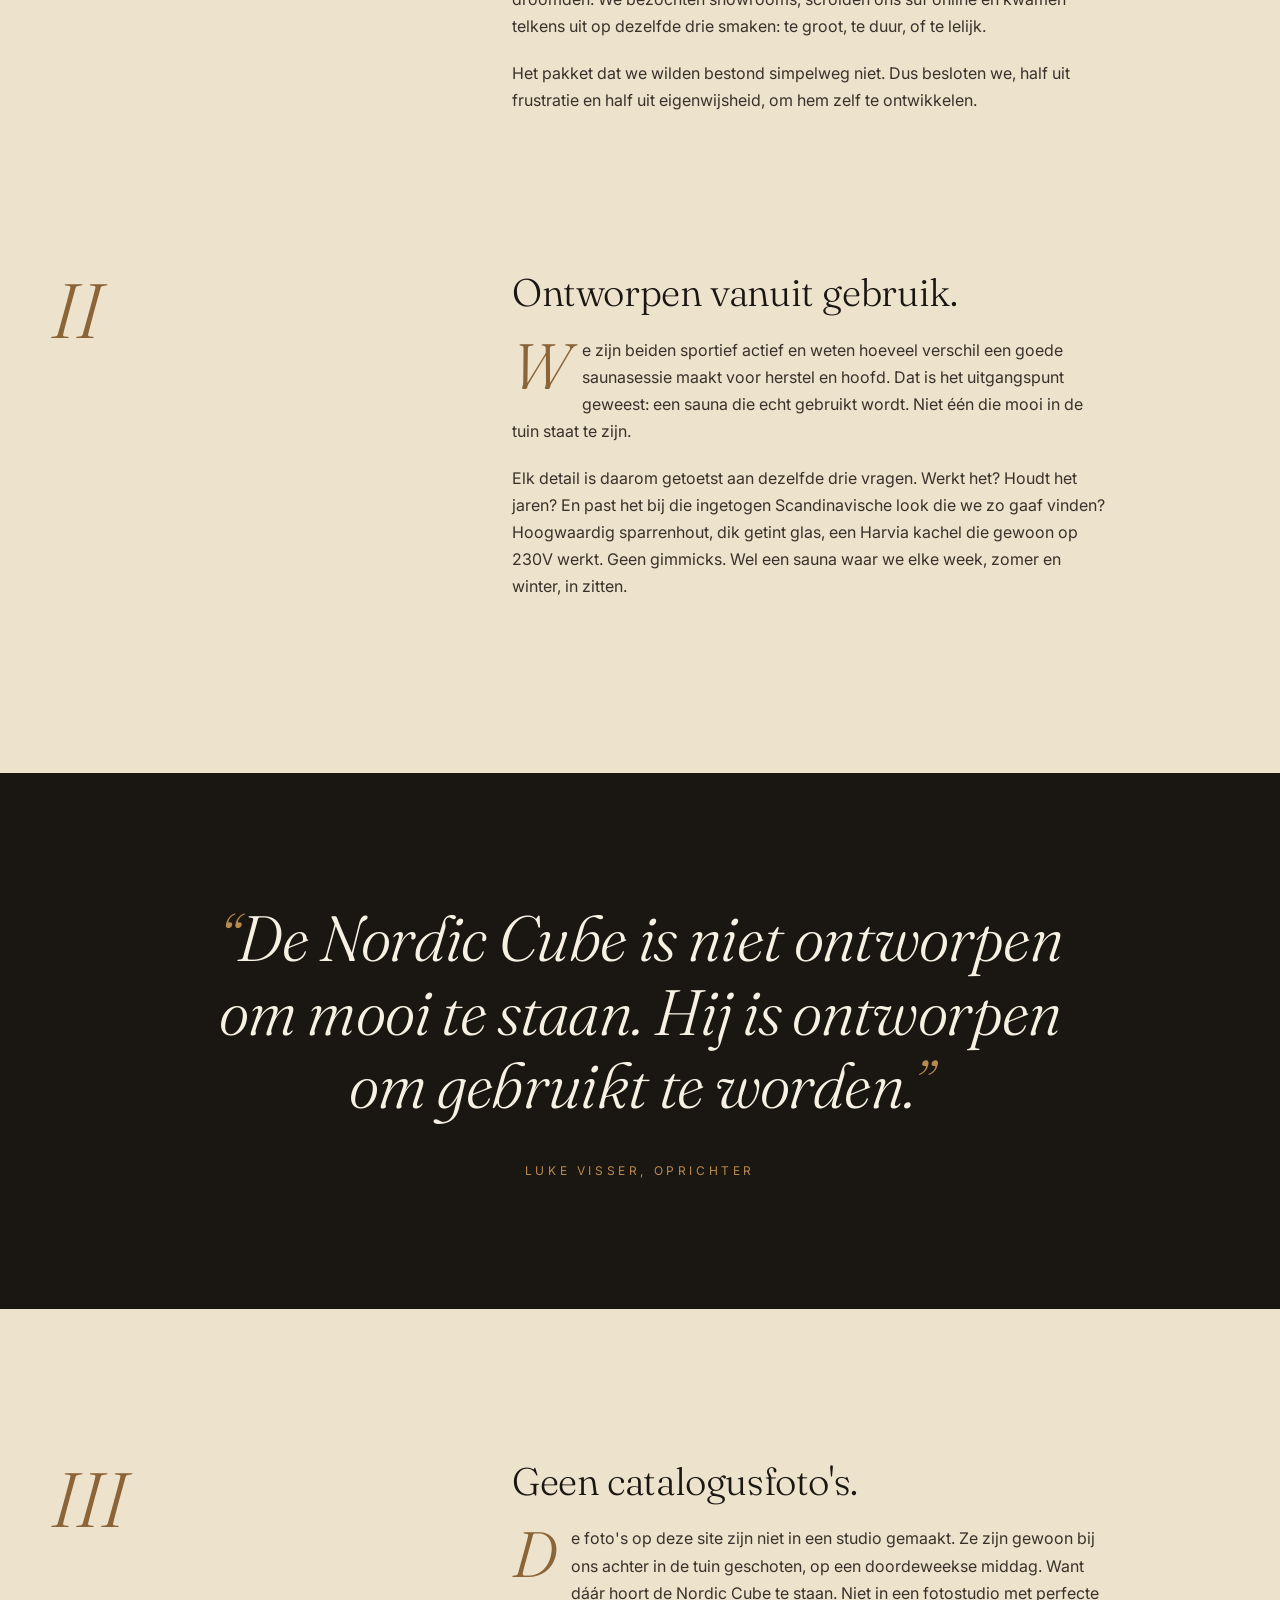
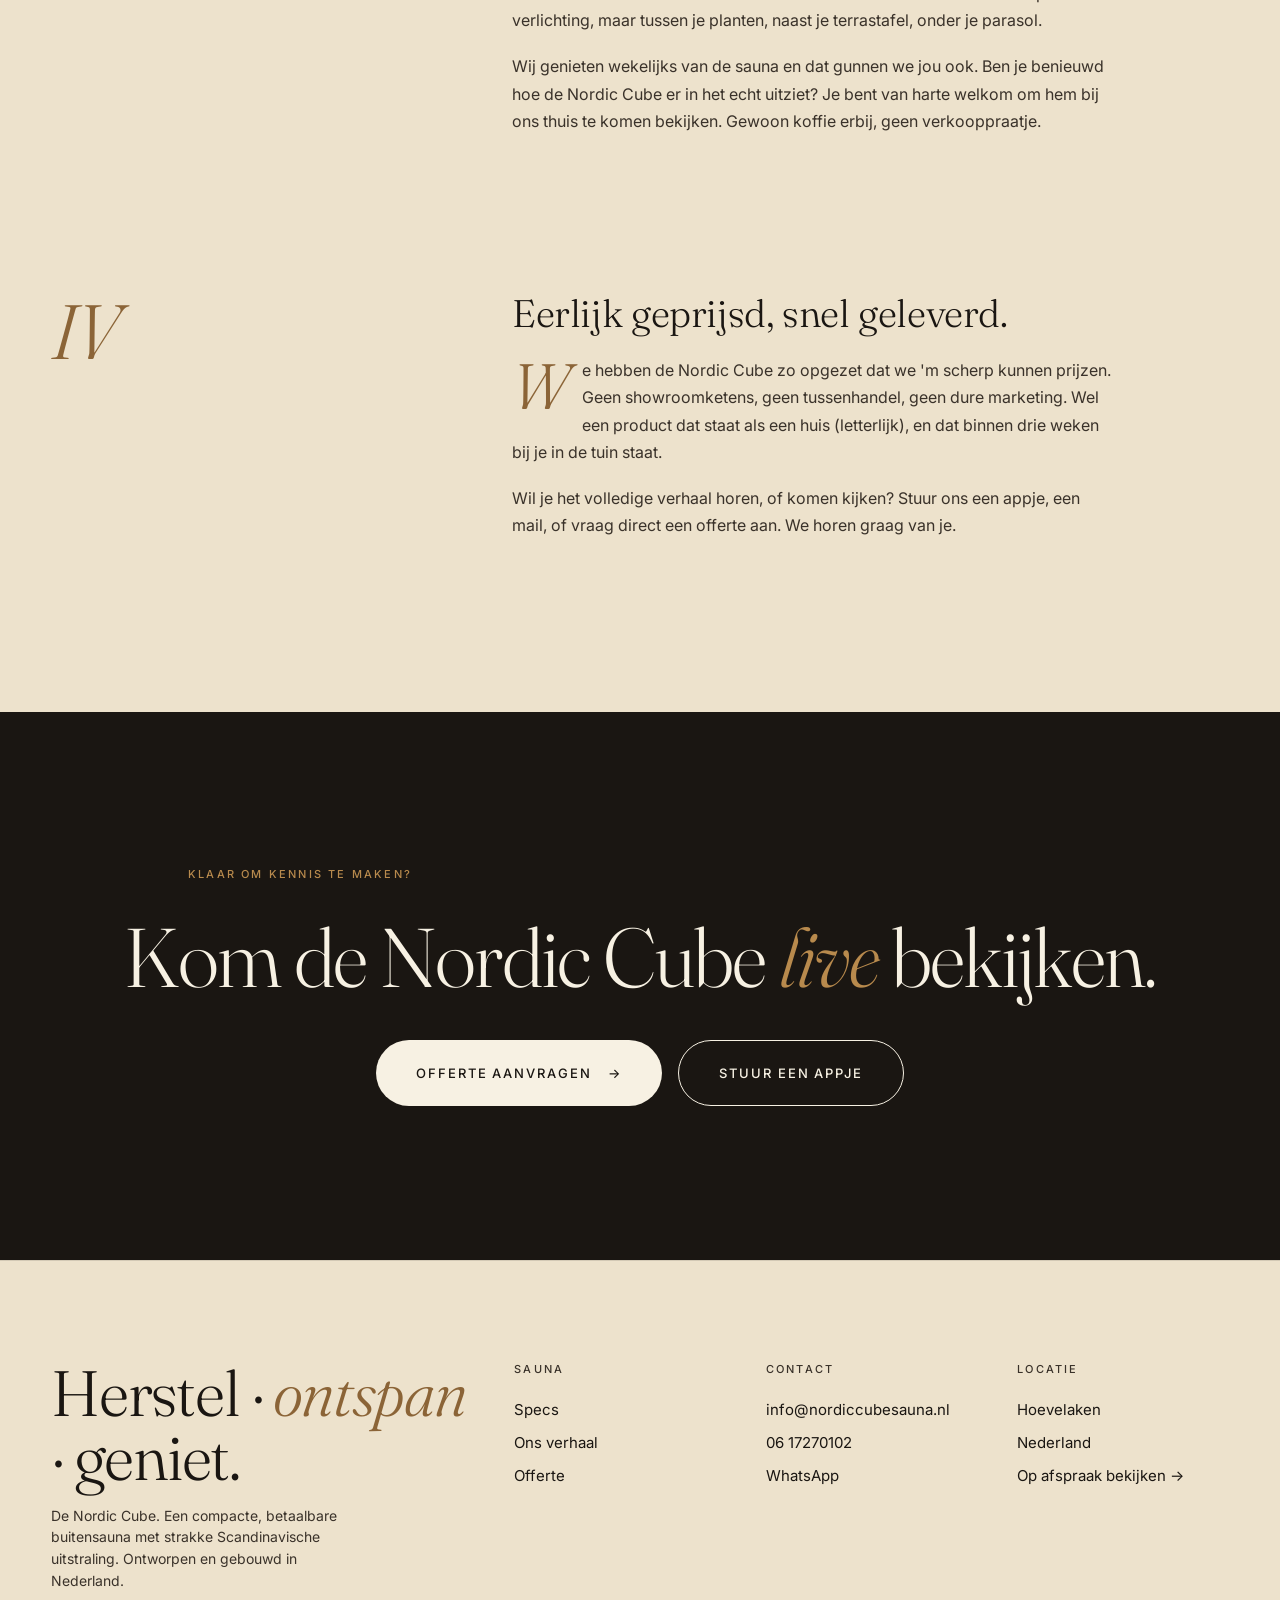
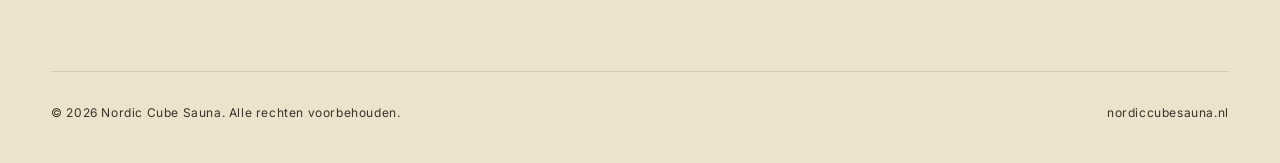
<file: site/verhaal.html>
<!DOCTYPE html>
<html lang="nl">
<head>
  <meta charset="UTF-8" />
  <meta name="viewport" content="width=device-width, initial-scale=1.0" />
  <title>Ons verhaal | Nordic Cube Sauna</title>
  <meta name="description" content="Onze zoektocht naar de perfecte sauna duurde jaren. Toen we hem niet konden vinden, ontwikkelden we de Nordic Cube zelf: compact, betaalbaar en Scandinavisch strak." />
  <meta name="theme-color" content="#ede2cc" />
  <link rel="icon" href="images/logo.png" type="image/png" />

  <link rel="preconnect" href="https://fonts.googleapis.com" />
  <link rel="preconnect" href="https://fonts.gstatic.com" crossorigin />
  <link href="https://fonts.googleapis.com/css2?family=Fraunces:ital,opsz,wght@0,9..144,300;0,9..144,400;0,9..144,500;1,9..144,300;1,9..144,400&family=Inter:wght@400;500;600&display=swap" rel="stylesheet" />

  <link rel="stylesheet" href="css/style.css" />
</head>
<body>

  <div class="loader" aria-hidden="true">
    <img src="images/logo.png" alt="" />
  </div>

  <header class="site-header">
    <a href="index.html" class="brand">
      Nordic Cube
      <span>Sauna</span>
    </a>
    <nav class="nav" aria-label="Hoofdnavigatie">
      <a href="index.html">Sauna</a>
      <a href="verhaal.html" class="active">Ons verhaal</a>
      <a href="index.html#specs">Specs</a>
      <a href="index.html#contact">Contact</a>
    </nav>
    <a href="offerte.html" class="header-cta">Offerte aanvragen</a>
    <button class="menu-toggle" aria-label="Menu openen"></button>
  </header>

  <nav class="mobile-menu" aria-label="Mobiel menu">
    <a href="index.html">Sauna</a>
    <a href="verhaal.html">Ons verhaal</a>
    <a href="index.html#specs">Specs</a>
    <a href="offerte.html">Offerte aanvragen</a>
  </nav>

  <!-- HERO -->
  <section class="story-hero">
    <div class="section-inner reveal">
      <p class="eyebrow">Ons verhaal</p>
      <h1 class="serif">Jaren gezocht. Toen <em>zelf</em> gebouwd.</h1>
      <div class="story-hero-meta">
        <div>
          <span>Locatie</span>
          <strong>Hoevelaken, Nederland</strong>
        </div>
        <div>
          <span>Sinds</span>
          <strong>2025</strong>
        </div>
        <div>
          <span>Filosofie</span>
          <strong>Klein, eerlijk, Nordic.</strong>
        </div>
      </div>
    </div>
  </section>

  <!-- Feature image -->
  <div class="story-feature-img reveal">
    <img src="images/sauna-tuin-zonnig.jpg" alt="De Nordic Cube in onze eigen tuin" />
  </div>

  <!-- BODY -->
  <section class="story-body" style="padding-top: 0;">
    <div class="section-inner">

      <div class="story-block reveal">
        <div class="num">I</div>
        <div>
          <h3 class="serif">Het begin.</h3>
          <p>
            Onze zoektocht naar de perfecte sauna heeft jaren geduurd. We zochten iets compacts
            dat in onze tuin paste, dat betaalbaar was zonder concessies, en dat wél die strakke
            Nordic uitstraling had waar we van droomden. We bezochten showrooms, scrolden ons suf
            online en kwamen telkens uit op dezelfde drie smaken: te groot, te duur, of te lelijk.
          </p>
          <p>
            Het pakket dat we wilden bestond simpelweg niet. Dus besloten we, half uit frustratie
            en half uit eigenwijsheid, om hem zelf te ontwikkelen.
          </p>
        </div>
      </div>

      <div class="story-block reveal">
        <div class="num">II</div>
        <div>
          <h3 class="serif">Ontworpen vanuit gebruik.</h3>
          <p>
            We zijn beiden sportief actief en weten hoeveel verschil een goede saunasessie maakt
            voor herstel en hoofd. Dat is het uitgangspunt geweest: een sauna die echt gebruikt
            wordt. Niet één die mooi in de tuin staat te zijn.
          </p>
          <p>
            Elk detail is daarom getoetst aan dezelfde drie vragen. Werkt het? Houdt het jaren?
            En past het bij die ingetogen Scandinavische look die we zo gaaf vinden?
            Hoogwaardig sparrenhout, dik getint glas, een Harvia kachel die gewoon op 230V werkt.
            Geen gimmicks. Wel een sauna waar we elke week, zomer en winter, in zitten.
          </p>
        </div>
      </div>

    </div>
  </section>

  <!-- PULLQUOTE -->
  <section class="story-pullquote reveal">
    <q>De Nordic Cube is niet ontworpen om mooi te staan. Hij is ontworpen om gebruikt te worden.</q>
    <cite>Luke Visser, oprichter</cite>
  </section>

  <!-- More body -->
  <section class="story-body">
    <div class="section-inner">

      <div class="story-block reveal">
        <div class="num">III</div>
        <div>
          <h3 class="serif">Geen catalogusfoto's.</h3>
          <p>
            De foto's op deze site zijn niet in een studio gemaakt. Ze zijn gewoon bij ons
            achter in de tuin geschoten, op een doordeweekse middag. Want dáár hoort de
            Nordic Cube te staan. Niet in een fotostudio met perfecte verlichting, maar
            tussen je planten, naast je terrastafel, onder je parasol.
          </p>
          <p>
            Wij genieten wekelijks van de sauna en dat gunnen we jou ook. Ben je benieuwd
            hoe de Nordic Cube er in het echt uitziet? Je bent van harte welkom om hem bij
            ons thuis te komen bekijken. Gewoon koffie erbij, geen verkooppraatje.
          </p>
        </div>
      </div>

      <div class="story-block reveal">
        <div class="num">IV</div>
        <div>
          <h3 class="serif">Eerlijk geprijsd, snel geleverd.</h3>
          <p>
            We hebben de Nordic Cube zo opgezet dat we 'm scherp kunnen prijzen. Geen
            showroomketens, geen tussenhandel, geen dure marketing. Wel een product dat
            staat als een huis (letterlijk), en dat binnen drie weken bij je in de tuin staat.
          </p>
          <p>
            Wil je het volledige verhaal horen, of komen kijken? Stuur ons een appje, een
            mail, of vraag direct een offerte aan. We horen graag van je.
          </p>
        </div>
      </div>

    </div>
  </section>

  <!-- CTA -->
  <section class="cta" id="contact">
    <div class="section-inner reveal">
      <p class="eyebrow">Klaar om kennis te maken?</p>
      <h2 class="serif">Kom de Nordic Cube <em>live</em> bekijken.</h2>
      <div style="display:flex; gap:16px; justify-content:center; flex-wrap:wrap; margin-top:40px;">
        <a href="offerte.html" class="btn-primary">
          <span>Offerte aanvragen</span>
          <span class="arrow">→</span>
        </a>
        <a href="https://wa.me/31617270102" target="_blank" rel="noopener" class="btn-ghost dark">
          <span>Stuur een appje</span>
        </a>
      </div>
    </div>
  </section>

  <!-- FOOTER -->
  <footer class="site-footer">
    <div class="footer-grid">
      <div class="footer-brand">
        <h3 class="serif">Herstel · <em>ontspan</em> · geniet.</h3>
        <p>De Nordic Cube. Een compacte, betaalbare buitensauna met strakke Scandinavische uitstraling. Ontworpen en gebouwd in Nederland.</p>
      </div>
      <div class="footer-col">
        <h4>Sauna</h4>
        <ul>
          <li><a href="index.html#specs">Specs</a></li>
          <li><a href="verhaal.html">Ons verhaal</a></li>
          <li><a href="offerte.html">Offerte</a></li>
        </ul>
      </div>
      <div class="footer-col">
        <h4>Contact</h4>
        <ul>
          <li><a href="mailto:info@nordiccubesauna.nl">info@nordiccubesauna.nl</a></li>
          <li><a href="tel:+31617270102">06 17270102</a></li>
          <li><a href="https://wa.me/31617270102" target="_blank" rel="noopener">WhatsApp</a></li>
        </ul>
      </div>
      <div class="footer-col">
        <h4>Locatie</h4>
        <ul>
          <li>Hoevelaken</li>
          <li>Nederland</li>
          <li><a href="offerte.html">Op afspraak bekijken →</a></li>
        </ul>
      </div>
    </div>
    <div class="footer-bottom">
      <span>© <span id="year">2026</span> Nordic Cube Sauna. Alle rechten voorbehouden.</span>
      <span>nordiccubesauna.nl</span>
    </div>
  </footer>

  <script src="js/main.js" defer></script>
  <script>document.getElementById("year").textContent = new Date().getFullYear();</script>
</body>
</html>
</file>
<file: site/css/style.css>
/* =========================================================
   NORDIC CUBE SAUNA — editorial Scandinavian design system
   ========================================================= */

:root {
  --sand:        #ede2cc;
  --sand-deep:   #d8c5a3;
  --cream:       #f7f1e3;
  --ink:         #1a1612;
  --ink-soft:    #3a322a;
  --wood:        #8b6437;
  --wood-warm:   #b88a4d;
  --line:        rgba(26, 22, 18, 0.12);
  --max:         1440px;
  --gutter:      clamp(20px, 4vw, 56px);
  --serif:       "Fraunces", "Cormorant Garamond", Georgia, serif;
  --sans:        "Inter", -apple-system, BlinkMacSystemFont, "Helvetica Neue", sans-serif;
  --ease:        cubic-bezier(0.65, 0, 0.35, 1);
  --ease-out:    cubic-bezier(0.16, 1, 0.3, 1);
}

* { margin: 0; padding: 0; box-sizing: border-box; }
html { scroll-behavior: smooth; -webkit-text-size-adjust: 100%; }
body {
  font-family: var(--sans);
  background: var(--sand);
  color: var(--ink);
  font-size: clamp(15px, 1.05vw, 17px);
  line-height: 1.55;
  font-weight: 400;
  overflow-x: hidden;
  -webkit-font-smoothing: antialiased;
  -moz-osx-font-smoothing: grayscale;
}
img { max-width: 100%; height: auto; display: block; }
a { color: inherit; text-decoration: none; }
button { font: inherit; cursor: pointer; border: none; background: none; color: inherit; }

::selection { background: var(--ink); color: var(--cream); }

/* ---------- Typography ---------- */
.serif      { font-family: var(--serif); }
.eyebrow    {
  font-family: var(--sans);
  font-size: 11px;
  font-weight: 500;
  text-transform: uppercase;
  letter-spacing: 0.2em;
  color: var(--ink-soft);
}
h1, h2, h3 { font-family: var(--serif); font-weight: 300; line-height: 1.02; letter-spacing: -0.02em; }
h1 { font-size: clamp(48px, 9vw, 168px); }
h2 { font-size: clamp(40px, 6.5vw, 112px); }
h3 { font-size: clamp(28px, 3.5vw, 56px); }
.italic { font-style: italic; }

p { max-width: 60ch; }

/* ---------- Loader ---------- */
.loader {
  position: fixed; inset: 0; background: var(--ink);
  z-index: 9999; display: flex; align-items: center; justify-content: center;
  transition: opacity 0.8s var(--ease) 0.4s, visibility 0s linear 1.2s;
}
.loader img { width: 80px; opacity: 0.9; animation: pulse 2s ease-in-out infinite; }
.loader.hidden { opacity: 0; visibility: hidden; }
@keyframes pulse { 0%,100% { transform: scale(1); opacity: 0.6; } 50% { transform: scale(1.05); opacity: 1; } }

/* ---------- Header ---------- */
.site-header {
  position: fixed; top: 0; left: 0; right: 0; z-index: 100;
  padding: 22px var(--gutter);
  display: grid;
  grid-template-columns: 1fr auto 1fr;
  align-items: center;
  mix-blend-mode: difference;
  color: var(--cream);
  transition: padding 0.4s var(--ease);
}
.site-header.scrolled { padding: 14px var(--gutter); }
.site-header a { color: inherit; }
.brand {
  font-family: var(--serif);
  font-weight: 400;
  font-size: 18px;
  letter-spacing: 0.06em;
  text-transform: uppercase;
  line-height: 1;
}
.brand span { display: block; font-size: 9px; letter-spacing: 0.4em; opacity: 0.7; margin-top: 4px; }
.nav { display: flex; gap: 36px; justify-self: center; font-size: 13px; letter-spacing: 0.08em; text-transform: uppercase; }
.nav a { position: relative; padding: 4px 0; }
.nav a::after {
  content: ""; position: absolute; bottom: 0; left: 0; right: 0; height: 1px;
  background: currentColor; transform: scaleX(0); transform-origin: right;
  transition: transform 0.5s var(--ease);
}
.nav a:hover::after, .nav a.active::after { transform: scaleX(1); transform-origin: left; }
.header-cta {
  justify-self: end;
  font-size: 13px;
  letter-spacing: 0.08em;
  text-transform: uppercase;
  padding: 10px 18px;
  border: 1px solid currentColor;
  border-radius: 99px;
  transition: background 0.4s var(--ease), color 0.4s var(--ease);
}
.header-cta:hover { background: var(--cream); color: var(--ink); }

/* mobile menu button hidden by default */
.menu-toggle { display: none; }

@media (max-width: 800px) {
  .site-header { grid-template-columns: 1fr auto; }
  .nav { display: none; }
  .header-cta { display: none; }
  .menu-toggle {
    display: block; justify-self: end;
    width: 40px; height: 40px;
    background: var(--cream); color: var(--ink); border-radius: 50%;
    position: relative;
  }
  .menu-toggle::before, .menu-toggle::after {
    content: ""; position: absolute; left: 11px; right: 11px; height: 1px; background: currentColor;
    transition: transform 0.3s var(--ease);
  }
  .menu-toggle::before { top: 16px; }
  .menu-toggle::after  { bottom: 16px; }
  body.menu-open .menu-toggle::before { transform: translateY(3.5px) rotate(45deg); }
  body.menu-open .menu-toggle::after  { transform: translateY(-3.5px) rotate(-45deg); }
}

/* Mobile fullscreen menu */
.mobile-menu {
  position: fixed; inset: 0; z-index: 90;
  background: var(--ink); color: var(--cream);
  display: flex; flex-direction: column; align-items: center; justify-content: center;
  gap: 24px;
  opacity: 0; visibility: hidden;
  transition: opacity 0.4s var(--ease), visibility 0s linear 0.4s;
}
body.menu-open .mobile-menu { opacity: 1; visibility: visible; transition: opacity 0.4s var(--ease); }
.mobile-menu a { font-family: var(--serif); font-size: 40px; font-weight: 300; }

/* ---------- Hero ---------- */
.hero {
  position: relative; height: 100vh; min-height: 600px;
  overflow: hidden;
  background: var(--ink);
}
.hero-media {
  position: absolute; inset: 0;
  z-index: 1;
}
.hero-media img {
  width: 100%; height: 100%; object-fit: cover;
  transform: scale(1.05);
  animation: heroZoom 8s var(--ease-out) forwards;
}
@keyframes heroZoom { to { transform: scale(1); } }
.hero-media::after {
  content: ""; position: absolute; inset: 0;
  background: linear-gradient(180deg, rgba(0,0,0,0.35) 0%, rgba(0,0,0,0.1) 30%, rgba(0,0,0,0.6) 100%);
}
.hero-content {
  position: relative; z-index: 2;
  height: 100%;
  padding: 120px var(--gutter) 60px;
  display: flex; flex-direction: column; justify-content: space-between;
  color: var(--cream);
}
.hero-tag {
  display: flex; align-items: center; gap: 14px;
  font-size: 11px; letter-spacing: 0.3em; text-transform: uppercase;
  opacity: 0; animation: fadeUp 1s var(--ease-out) 0.6s forwards;
}
.hero-tag::before { content: ""; width: 60px; height: 1px; background: currentColor; }
.hero h1 {
  max-width: 12ch;
  opacity: 0; animation: fadeUp 1.2s var(--ease-out) 0.9s forwards;
}
.hero h1 em { font-style: italic; font-weight: 300; }
.hero-meta {
  display: flex; justify-content: space-between; align-items: flex-end;
  font-size: 12px; letter-spacing: 0.15em; text-transform: uppercase;
  opacity: 0; animation: fadeUp 1s var(--ease-out) 1.4s forwards;
}
.hero-meta .scroll-cue {
  display: flex; align-items: center; gap: 12px;
}
.hero-meta .scroll-cue::after {
  content: ""; width: 1px; height: 32px; background: currentColor;
  animation: scrollLine 2s ease-in-out infinite;
}
@keyframes scrollLine {
  0%, 100% { transform: scaleY(1); transform-origin: top; }
  50% { transform: scaleY(0); transform-origin: bottom; }
}
@keyframes fadeUp { from { opacity: 0; transform: translateY(24px); } to { opacity: 1; transform: translateY(0); } }

/* ---------- Marquee ---------- */
.marquee {
  background: var(--sand);
  border-top: 1px solid var(--line);
  border-bottom: 1px solid var(--line);
  overflow: hidden;
  padding: 28px 0;
}
.marquee-track {
  display: flex; gap: 60px;
  white-space: nowrap;
  animation: marquee 30s linear infinite;
  font-family: var(--serif);
  font-size: clamp(40px, 6vw, 88px);
  font-weight: 300;
  font-style: italic;
  color: var(--ink);
}
.marquee-track span { display: inline-flex; align-items: center; gap: 60px; }
.marquee-track span::after { content: "✻"; font-size: 0.6em; color: var(--wood); font-style: normal; }
@keyframes marquee { to { transform: translateX(-50%); } }

/* ---------- Sections ---------- */
section { padding: clamp(80px, 12vw, 180px) var(--gutter); }
.section-inner { max-width: var(--max); margin: 0 auto; }

/* Intro */
.intro {
  display: grid;
  grid-template-columns: 1fr 1.1fr;
  gap: clamp(40px, 8vw, 140px);
  align-items: end;
}
.intro-text { padding-bottom: 40px; }
.intro-text .eyebrow { margin-bottom: 32px; }
.intro-text h2 { margin-bottom: 32px; }
.intro-text h2 em { font-style: italic; color: var(--wood); }
.intro-text p { font-size: clamp(16px, 1.25vw, 20px); line-height: 1.65; color: var(--ink-soft); }
.intro-media {
  position: relative;
  aspect-ratio: 4 / 5;
  overflow: hidden;
  border-radius: 4px;
}
.intro-media img {
  width: 100%; height: 100%; object-fit: cover;
  transition: transform 1.2s var(--ease);
}
.intro-media:hover img { transform: scale(1.04); }
.intro-caption {
  position: absolute; bottom: 24px; left: 24px;
  color: var(--cream);
  font-size: 11px; letter-spacing: 0.2em; text-transform: uppercase;
  text-shadow: 0 1px 8px rgba(0,0,0,0.5);
}
@media (max-width: 900px) {
  .intro { grid-template-columns: 1fr; }
  .intro-text { padding-bottom: 0; }
}

/* Pillars (herstel - ontspan - geniet) */
.pillars {
  background: var(--ink);
  color: var(--cream);
}
.pillars .section-inner {
  display: grid;
  grid-template-columns: repeat(3, 1fr);
  gap: clamp(40px, 6vw, 100px);
}
.pillar {
  border-top: 1px solid rgba(247, 241, 227, 0.18);
  padding-top: 40px;
  position: relative;
}
.pillar-num {
  font-family: var(--serif);
  font-size: 14px;
  font-style: italic;
  color: var(--wood-warm);
  margin-bottom: 80px;
  letter-spacing: 0.05em;
}
.pillar h3 {
  font-size: clamp(36px, 4.5vw, 64px);
  margin-bottom: 24px;
}
.pillar h3 em { font-style: italic; color: var(--wood-warm); }
.pillar p { font-size: 15px; color: rgba(247, 241, 227, 0.7); line-height: 1.6; }
@media (max-width: 800px) {
  .pillars .section-inner { grid-template-columns: 1fr; gap: 60px; }
  .pillar-num { margin-bottom: 24px; }
}

/* Specs section */
.specs { background: var(--cream); }
.specs-header {
  display: grid;
  grid-template-columns: 1fr 2fr;
  gap: clamp(30px, 6vw, 100px);
  margin-bottom: clamp(60px, 8vw, 120px);
  align-items: end;
}
.specs-header h2 { font-size: clamp(40px, 7vw, 120px); }
.specs-header h2 em { font-style: italic; color: var(--wood); }
.specs-header p { color: var(--ink-soft); font-size: 16px; }
.specs-grid {
  display: grid;
  grid-template-columns: repeat(2, 1fr);
  gap: clamp(2px, 0.3vw, 4px);
}
.spec {
  background: var(--sand);
  padding: clamp(36px, 4vw, 56px);
  display: grid;
  grid-template-columns: 60px 1fr;
  gap: 24px;
  align-items: start;
  transition: background 0.5s var(--ease);
}
.spec:hover { background: var(--sand-deep); }
.spec-num {
  font-family: var(--serif);
  font-style: italic;
  font-size: 32px;
  font-weight: 300;
  color: var(--wood);
  line-height: 1;
}
.spec-title {
  font-family: var(--serif);
  font-size: 24px;
  font-weight: 400;
  margin-bottom: 12px;
  letter-spacing: -0.01em;
}
.spec-text { font-size: 15px; color: var(--ink-soft); line-height: 1.55; }
@media (max-width: 700px) {
  .specs-header { grid-template-columns: 1fr; gap: 30px; }
  .specs-grid { grid-template-columns: 1fr; }
}

/* Gallery */
.gallery {
  background: var(--sand);
  padding-bottom: clamp(80px, 12vw, 180px);
}
.gallery-header { margin-bottom: clamp(60px, 8vw, 120px); }
.gallery-header h2 em { font-style: italic; color: var(--wood); }
.gallery-grid {
  display: grid;
  grid-template-columns: repeat(12, 1fr);
  gap: clamp(12px, 1.5vw, 24px);
}
.g-img { overflow: hidden; border-radius: 4px; position: relative; }
.g-img img {
  width: 100%; height: 100%; object-fit: cover;
  transition: transform 1.4s var(--ease);
}
.g-img:hover img { transform: scale(1.06); }
.g-1 { grid-column: span 7; aspect-ratio: 4/3; }
.g-2 { grid-column: span 5; aspect-ratio: 4/5; }
.g-3 { grid-column: span 4; aspect-ratio: 1/1; margin-top: 40px; }
.g-4 { grid-column: span 8; aspect-ratio: 16/10; }
.g-5 { grid-column: span 12; aspect-ratio: 21/9; }
@media (max-width: 800px) {
  .g-1, .g-2, .g-3, .g-4, .g-5 { grid-column: span 12; margin-top: 0; aspect-ratio: 4/3; }
}

/* CTA / pricing */
.cta {
  background: var(--ink);
  color: var(--cream);
  text-align: center;
}
.cta .section-inner { max-width: 1100px; }
.cta .eyebrow { color: var(--wood-warm); margin-bottom: 32px; }
.cta h2 { margin-bottom: 40px; }
.cta h2 em { font-style: italic; color: var(--wood-warm); }
.cta-price {
  font-family: var(--serif);
  font-style: italic;
  font-size: clamp(40px, 5vw, 80px);
  font-weight: 300;
  margin: 40px 0;
  letter-spacing: -0.02em;
}
.cta-price-from {
  display: block;
  font-size: 12px;
  letter-spacing: 0.3em;
  text-transform: uppercase;
  font-style: normal;
  font-family: var(--sans);
  color: var(--wood-warm);
  margin-bottom: 16px;
}
.cta-price-note { display: block; font-size: 12px; letter-spacing: 0.2em; text-transform: uppercase; font-style: normal; font-family: var(--sans); color: rgba(247,241,227,0.6); margin-top: 16px; }

.btn-primary {
  display: inline-flex; align-items: center; gap: 16px;
  padding: 22px 40px;
  background: var(--cream); color: var(--ink);
  font-size: 13px; letter-spacing: 0.15em; text-transform: uppercase; font-weight: 500;
  border-radius: 99px;
  transition: transform 0.4s var(--ease), background 0.4s var(--ease);
}
.btn-primary:hover { transform: translateY(-2px); background: var(--wood-warm); }
.btn-primary .arrow { transition: transform 0.4s var(--ease); }
.btn-primary:hover .arrow { transform: translateX(4px); }

.btn-ghost {
  display: inline-flex; align-items: center; gap: 16px;
  padding: 22px 40px;
  border: 1px solid var(--ink); color: var(--ink);
  font-size: 13px; letter-spacing: 0.15em; text-transform: uppercase; font-weight: 500;
  border-radius: 99px;
  transition: background 0.4s var(--ease), color 0.4s var(--ease), transform 0.4s var(--ease);
}
.btn-ghost:hover { background: var(--ink); color: var(--cream); transform: translateY(-2px); }
.btn-ghost.dark { border-color: var(--cream); color: var(--cream); }
.btn-ghost.dark:hover { background: var(--cream); color: var(--ink); }

/* ---------- Footer ---------- */
.site-footer {
  background: var(--sand);
  padding: clamp(60px, 8vw, 100px) var(--gutter) 40px;
  border-top: 1px solid var(--line);
}
.footer-grid {
  max-width: var(--max); margin: 0 auto;
  display: grid;
  grid-template-columns: 2fr 1fr 1fr 1fr;
  gap: 40px;
  margin-bottom: 80px;
}
.footer-brand h3 {
  font-size: clamp(40px, 5vw, 64px);
  font-weight: 300;
  letter-spacing: -0.02em;
  margin-bottom: 16px;
  line-height: 1;
}
.footer-brand h3 em { font-style: italic; color: var(--wood); }
.footer-brand p { font-size: 14px; color: var(--ink-soft); max-width: 32ch; }
.footer-col h4 { font-size: 11px; letter-spacing: 0.2em; text-transform: uppercase; color: var(--ink-soft); margin-bottom: 20px; font-weight: 500; font-family: var(--sans); }
.footer-col ul { list-style: none; }
.footer-col li { margin-bottom: 10px; font-size: 15px; }
.footer-col a:hover { color: var(--wood); }
.footer-bottom {
  max-width: var(--max); margin: 0 auto;
  display: flex; justify-content: space-between; align-items: center;
  padding-top: 32px;
  border-top: 1px solid var(--line);
  font-size: 12px; color: var(--ink-soft);
  letter-spacing: 0.05em;
}
@media (max-width: 700px) {
  .footer-grid { grid-template-columns: 1fr; gap: 40px; margin-bottom: 40px; }
  .footer-bottom { flex-direction: column; gap: 12px; text-align: center; }
}

/* ---------- Verhaal page ---------- */
.story-hero {
  padding: 180px var(--gutter) 80px;
  background: var(--cream);
}
.story-hero .section-inner { max-width: 1200px; }
.story-hero .eyebrow { margin-bottom: 40px; }
.story-hero h1 { font-size: clamp(56px, 9vw, 140px); max-width: 14ch; }
.story-hero h1 em { font-style: italic; color: var(--wood); }
.story-hero-meta {
  display: flex; gap: 60px;
  margin-top: 60px;
  padding-top: 30px;
  border-top: 1px solid var(--line);
  font-size: 12px; letter-spacing: 0.2em; text-transform: uppercase;
  color: var(--ink-soft);
}
.story-hero-meta div { display: flex; flex-direction: column; gap: 6px; }
.story-hero-meta strong { font-family: var(--serif); font-size: 18px; font-weight: 400; letter-spacing: 0; text-transform: none; color: var(--ink); }

.story-feature-img {
  margin: 0 calc(-1 * var(--gutter)) clamp(80px, 12vw, 160px);
  aspect-ratio: 21/9;
  overflow: hidden;
}
.story-feature-img img { width: 100%; height: 100%; object-fit: cover; }

.story-body {
  background: var(--sand);
  padding: clamp(80px, 12vw, 160px) var(--gutter);
}
.story-body .section-inner { max-width: 1200px; }
.story-block {
  display: grid;
  grid-template-columns: 1fr 2fr;
  gap: clamp(40px, 8vw, 120px);
  margin-bottom: clamp(80px, 12vw, 140px);
  align-items: start;
}
.story-block:last-child { margin-bottom: 0; }
.story-block .num {
  font-family: var(--serif);
  font-style: italic;
  font-size: clamp(48px, 6vw, 96px);
  font-weight: 300;
  color: var(--wood);
  line-height: 1;
}
.story-block h3 {
  font-size: clamp(28px, 3vw, 44px);
  margin-bottom: 24px;
  letter-spacing: -0.01em;
}
.story-block p {
  font-size: clamp(16px, 1.15vw, 18px);
  line-height: 1.7;
  color: var(--ink-soft);
  margin-bottom: 1.2em;
}
.story-block p:first-of-type::first-letter {
  font-family: var(--serif);
  font-style: italic;
  font-size: 4em;
  line-height: 0.9;
  float: left;
  margin: 0 14px 0 0;
  color: var(--wood);
  font-weight: 300;
}
.story-pullquote {
  background: var(--ink);
  color: var(--cream);
  padding: clamp(80px, 10vw, 140px) var(--gutter);
  text-align: center;
}
.story-pullquote q {
  font-family: var(--serif);
  font-style: italic;
  font-size: clamp(32px, 5vw, 72px);
  font-weight: 300;
  line-height: 1.15;
  letter-spacing: -0.01em;
  display: block;
  max-width: 22ch;
  margin: 0 auto;
  quotes: '“' '”';
}
.story-pullquote q::before, .story-pullquote q::after { color: var(--wood-warm); }
.story-pullquote cite {
  display: block;
  font-style: normal;
  font-family: var(--sans);
  font-size: 12px;
  letter-spacing: 0.3em;
  text-transform: uppercase;
  color: var(--wood-warm);
  margin-top: 40px;
}
@media (max-width: 800px) {
  .story-block { grid-template-columns: 1fr; gap: 24px; }
  .story-hero-meta { flex-direction: column; gap: 24px; }
}

/* ---------- Offerte page ---------- */
.quote-page {
  min-height: 100vh;
  background: var(--cream);
}
.quote-grid {
  display: grid;
  grid-template-columns: 1fr 1fr;
  min-height: 100vh;
}
.quote-aside {
  position: sticky; top: 0;
  height: 100vh;
  background: var(--ink) url("../images/sauna-avond.jpg") center/cover;
  position: relative;
  color: var(--cream);
}
.quote-aside::after {
  content: ""; position: absolute; inset: 0;
  background: linear-gradient(180deg, rgba(0,0,0,0.5), rgba(0,0,0,0.7));
}
.quote-aside-content {
  position: relative; z-index: 1;
  height: 100%;
  padding: 140px var(--gutter) 60px;
  display: flex; flex-direction: column; justify-content: space-between;
}
.quote-aside .eyebrow { color: var(--wood-warm); margin-bottom: 32px; }
.quote-aside h1 {
  font-size: clamp(40px, 5vw, 80px);
  max-width: 12ch;
  margin-bottom: 32px;
}
.quote-aside h1 em { font-style: italic; color: var(--wood-warm); }
.quote-aside p { color: rgba(247, 241, 227, 0.78); font-size: 16px; max-width: 36ch; }
.quote-aside-contact { display: flex; flex-direction: column; gap: 14px; font-size: 14px; }
.quote-aside-contact a { display: flex; align-items: center; gap: 14px; }
.quote-aside-contact a:hover { color: var(--wood-warm); }
.quote-aside-contact .label { font-size: 11px; letter-spacing: 0.2em; text-transform: uppercase; color: var(--wood-warm); min-width: 80px; }

.quote-form-wrap {
  padding: 140px var(--gutter) 80px;
  max-width: 720px;
}
.quote-form-wrap .form-intro { margin-bottom: 48px; }
.quote-form-wrap .form-intro .eyebrow { margin-bottom: 16px; }
.quote-form-wrap .form-intro h2 { font-size: clamp(32px, 3.5vw, 56px); margin-bottom: 16px; }
.quote-form-wrap .form-intro p { color: var(--ink-soft); }
.steps {
  display: flex; gap: 4px;
  margin-bottom: 40px;
  font-size: 11px; letter-spacing: 0.2em; text-transform: uppercase; color: var(--ink-soft);
}
.step { padding: 6px 14px; border-radius: 99px; background: var(--sand); }
.step.active { background: var(--ink); color: var(--cream); }

.field { margin-bottom: 28px; }
.field label {
  display: block;
  font-size: 11px;
  letter-spacing: 0.2em;
  text-transform: uppercase;
  color: var(--ink-soft);
  margin-bottom: 10px;
  font-weight: 500;
}
.field input, .field textarea, .field select {
  width: 100%;
  padding: 14px 0;
  background: transparent;
  border: none;
  border-bottom: 1px solid var(--line);
  font-family: var(--serif);
  font-size: 22px;
  font-weight: 300;
  color: var(--ink);
  outline: none;
  transition: border-color 0.3s var(--ease);
  border-radius: 0;
}
.field input:focus, .field textarea:focus, .field select:focus { border-color: var(--ink); }
.field textarea { min-height: 100px; resize: vertical; font-size: 18px; padding-top: 14px; line-height: 1.5; font-family: var(--sans); font-weight: 400; }
.field select { appearance: none; background-image: url("data:image/svg+xml;utf8,<svg xmlns='http://www.w3.org/2000/svg' width='14' height='8' viewBox='0 0 14 8'><path fill='none' stroke='%231a1612' stroke-width='1.4' d='M1 1l6 6 6-6'/></svg>"); background-repeat: no-repeat; background-position: right center; padding-right: 30px; }

.radio-group { display: grid; grid-template-columns: 1fr 1fr 1fr; gap: 10px; }
.radio-option {
  position: relative;
  padding: 18px 16px;
  border: 1px solid var(--line);
  border-radius: 4px;
  cursor: pointer;
  transition: border-color 0.3s var(--ease), background 0.3s var(--ease);
}
.radio-option input { position: absolute; opacity: 0; }
.radio-option:hover { border-color: var(--ink-soft); }
.radio-option:has(input:checked) { background: var(--ink); color: var(--cream); border-color: var(--ink); }
.radio-option .ro-title { font-family: var(--serif); font-size: 18px; margin-bottom: 6px; }
.radio-option .ro-desc { font-size: 11px; letter-spacing: 0.1em; text-transform: uppercase; color: var(--ink-soft); }
.radio-option:has(input:checked) .ro-desc { color: var(--wood-warm); }
@media (max-width: 600px) { .radio-group { grid-template-columns: 1fr; } }

.submit-row {
  display: flex; justify-content: space-between; align-items: center;
  margin-top: 48px;
}
.submit-row p { font-size: 12px; color: var(--ink-soft); max-width: 30ch; }

.btn-submit {
  display: inline-flex; align-items: center; gap: 16px;
  padding: 22px 36px;
  background: var(--ink); color: var(--cream);
  font-size: 13px; letter-spacing: 0.15em; text-transform: uppercase; font-weight: 500;
  border-radius: 99px;
  transition: transform 0.4s var(--ease), background 0.4s var(--ease);
}
.btn-submit:hover { transform: translateY(-2px); background: var(--wood); }
.btn-submit .arrow { transition: transform 0.4s var(--ease); }
.btn-submit:hover .arrow { transform: translateX(4px); }

.form-message {
  display: none;
  padding: 20px;
  margin-top: 24px;
  border-radius: 4px;
  font-size: 14px;
  background: var(--sand);
  border-left: 3px solid var(--wood);
}
.form-message.show { display: block; }
.form-message.error { border-color: #c44; background: #fbe8e8; }

@media (max-width: 900px) {
  .quote-grid { grid-template-columns: 1fr; }
  .quote-aside { position: static; height: auto; min-height: 60vh; }
  .quote-aside-content { padding-top: 120px; }
  .quote-form-wrap { padding: 80px var(--gutter); }
}

/* ---------- Reveal animation ---------- */
.reveal { opacity: 0; transform: translateY(40px); transition: opacity 1.2s var(--ease-out), transform 1.2s var(--ease-out); }
.reveal.in { opacity: 1; transform: translateY(0); }
.reveal.delay-1 { transition-delay: 0.1s; }
.reveal.delay-2 { transition-delay: 0.2s; }
.reveal.delay-3 { transition-delay: 0.3s; }

@media (prefers-reduced-motion: reduce) {
  *, *::before, *::after { animation-duration: 0.01s !important; transition-duration: 0.01s !important; }
}
</file>
